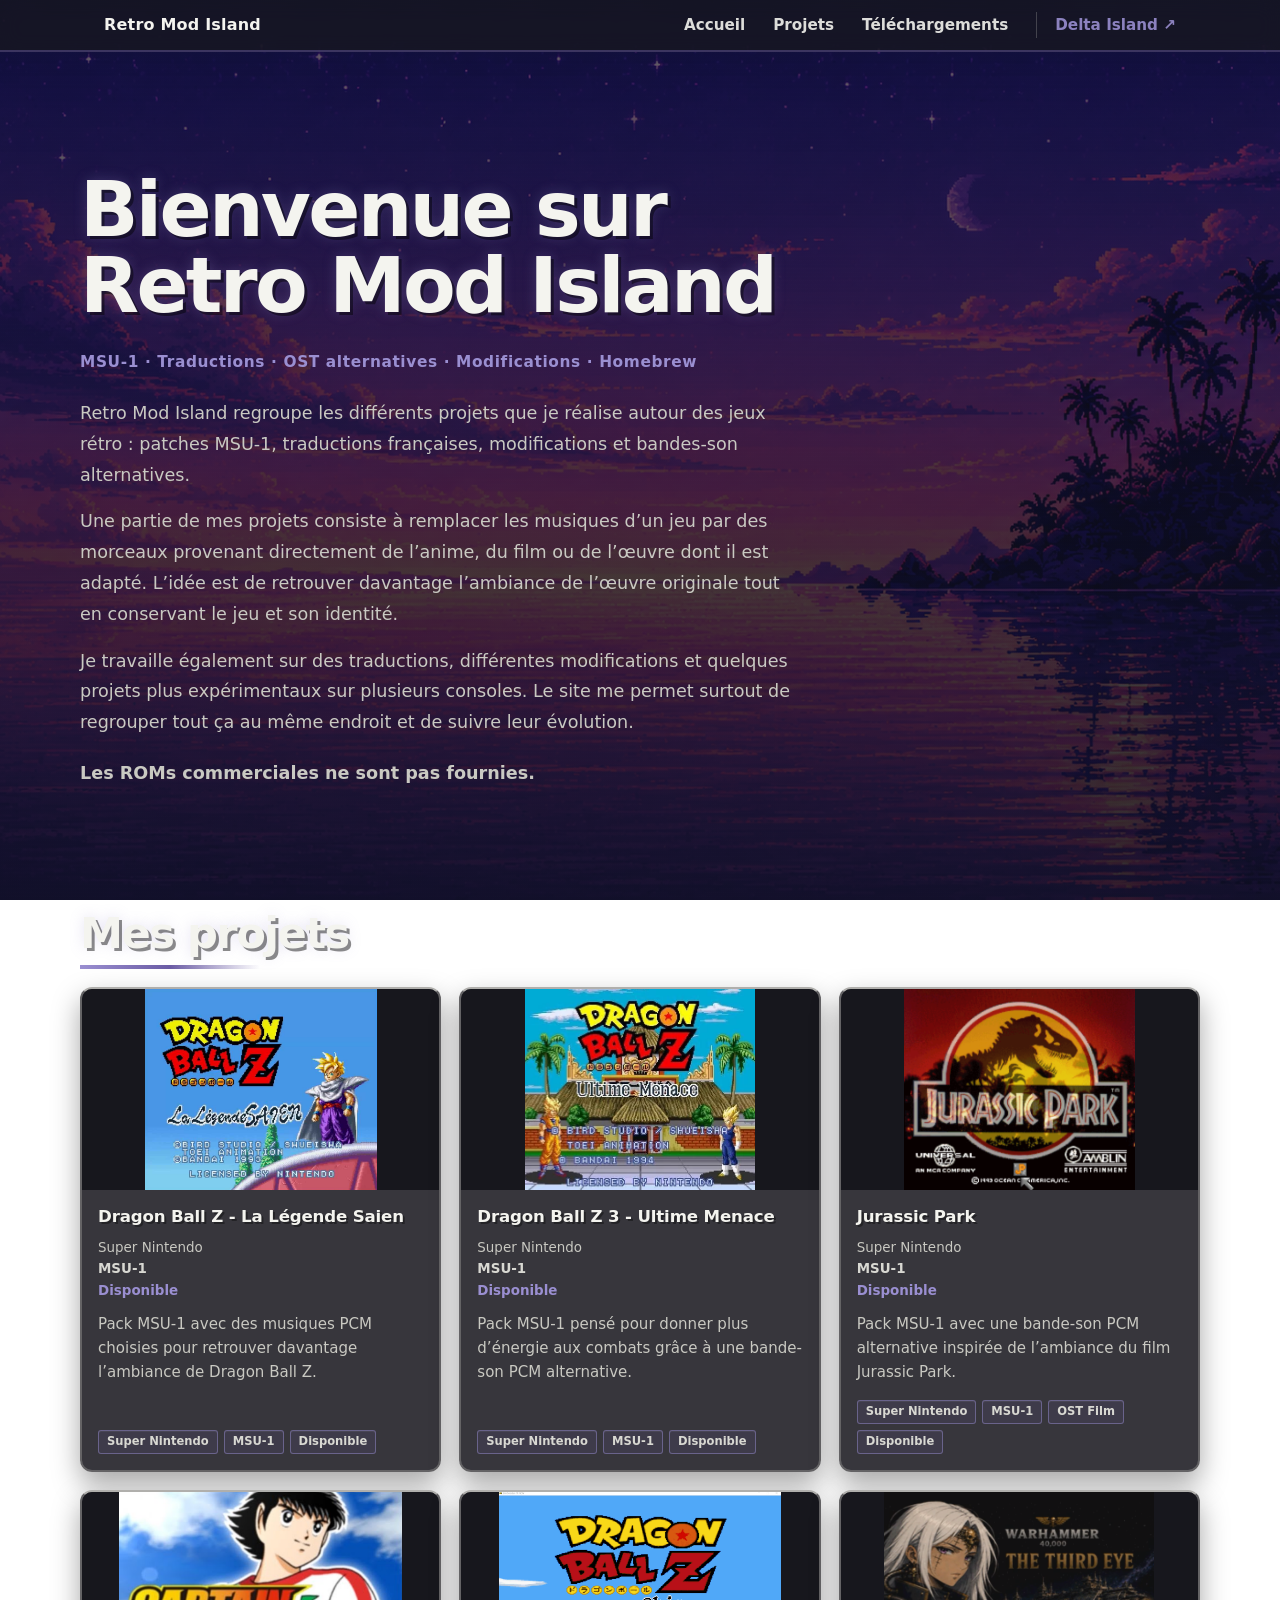
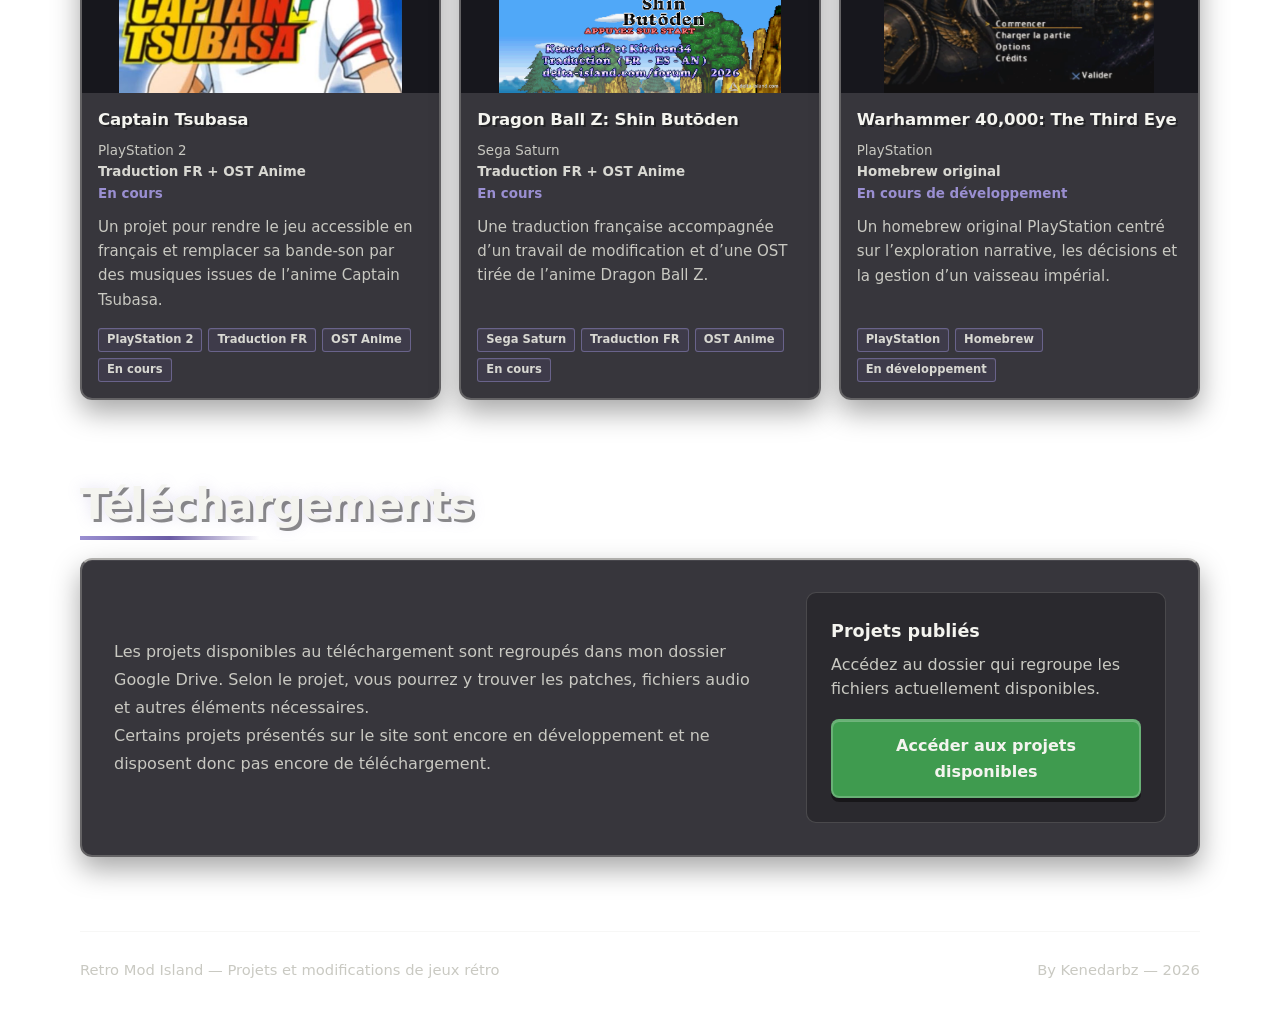
<file: index.html>
<!DOCTYPE html>
<html lang="fr">
<head>
  <meta charset="UTF-8">
  <meta name="viewport" content="width=device-width, initial-scale=1.0">
  <meta name="description" content="Retro Mod Island regroupe les projets rétro de Kenedarbz : MSU-1, traductions françaises, OST alternatives, modifications et homebrew.">
  <meta http-equiv="Content-Security-Policy" content="default-src 'self'; img-src 'self' data:; style-src 'self'; script-src 'self'; frame-src https://www.youtube.com https://www.youtube-nocookie.com; connect-src 'self'; object-src 'none'; base-uri 'self'; form-action 'self';">
  <title>Retro Mod Island — Projets et modifications de jeux rétro</title>
  <link rel="stylesheet" href="css/style.css">
</head>
<body>
  <header class="site-header">
    <nav class="header-inner" aria-label="Navigation principale">
      <a class="logo" href="#accueil" aria-label="Retro Mod Island, accueil">Retro Mod Island</a>
      <button class="nav-toggle" type="button" aria-label="Ouvrir le menu" aria-expanded="false">
        <span></span>
        <span></span>
        <span></span>
      </button>
      <ul class="nav nav-links">
        <li><a href="#accueil">Accueil</a></li>
        <li><a href="#projets">Projets</a></li>
        <li><a href="#telechargements">Téléchargements</a></li>
        <li class="affiliate-nav"><a href="https://www.delta-island.com/index.php/fr/" target="_blank" rel="noopener noreferrer" aria-label="Site affilié : Delta Island (nouvel onglet)">Delta Island ↗</a></li>
      </ul>
    </nav>
  </header>

  <main>
    <section id="accueil" class="hero">
      <div class="hero-intro">
        <h1 class="pixel-title">Bienvenue sur Retro Mod Island</h1>
        <p class="hero-kicker">MSU-1 · Traductions · OST alternatives · Modifications · Homebrew</p>

        <p>
          Retro Mod Island regroupe les différents projets que je réalise autour des jeux rétro : patches MSU-1, traductions françaises, modifications et bandes-son alternatives.
        </p>

        <p>
          Une partie de mes projets consiste à remplacer les musiques d’un jeu par des morceaux provenant directement de l’anime, du film ou de l’œuvre dont il est adapté. L’idée est de retrouver davantage l’ambiance de l’œuvre originale tout en conservant le jeu et son identité.
        </p>

        <p>
          Je travaille également sur des traductions, différentes modifications et quelques projets plus expérimentaux sur plusieurs consoles. Le site me permet surtout de regrouper tout ça au même endroit et de suivre leur évolution.
        </p>

        <p class="hero-note">Les ROMs commerciales ne sont pas fournies.</p>
      </div>
    </section>

    <section id="projets" class="section">
      <div class="section-heading">
        <h2 class="pixel-title">Mes projets</h2>
      </div>
      <div id="project-grid" class="project-grid" aria-live="polite"></div>
    </section>

    <section id="telechargements" class="section downloads-section">
      <div class="section-heading">
        <h2 class="pixel-title">Téléchargements</h2>
      </div>
      <div class="download-panel">
        <div class="download-content">
          <div class="download-text">
            <p>
              Les projets disponibles au téléchargement sont regroupés dans mon dossier Google Drive. Selon le projet, vous pourrez y trouver les patches, fichiers audio et autres éléments nécessaires.
            </p>
            <p>
              Certains projets présentés sur le site sont encore en développement et ne disposent donc pas encore de téléchargement.
            </p>
          </div>

          <div class="download-action">
            <p class="download-action-title">Projets publiés</p>
            <p class="download-action-text">Accédez au dossier qui regroupe les fichiers actuellement disponibles.</p>
            <a class="download-button" href="https://drive.google.com/drive/folders/1cpJzZc-oveM9zQQPiCYYWwCNJE5VP5IX?usp=drive_link" target="_blank" rel="noopener noreferrer">Accéder aux projets disponibles</a>
          </div>
        </div>
      </div>
    </section>
  </main>

  <footer class="site-footer">
    <p>Retro Mod Island — Projets et modifications de jeux rétro</p>
    <p>By Kenedarbz — 2026</p>
  </footer>

  <script src="js/projects-data.js"></script>
  <script src="js/script.js"></script>
</body>
</html>
</file>
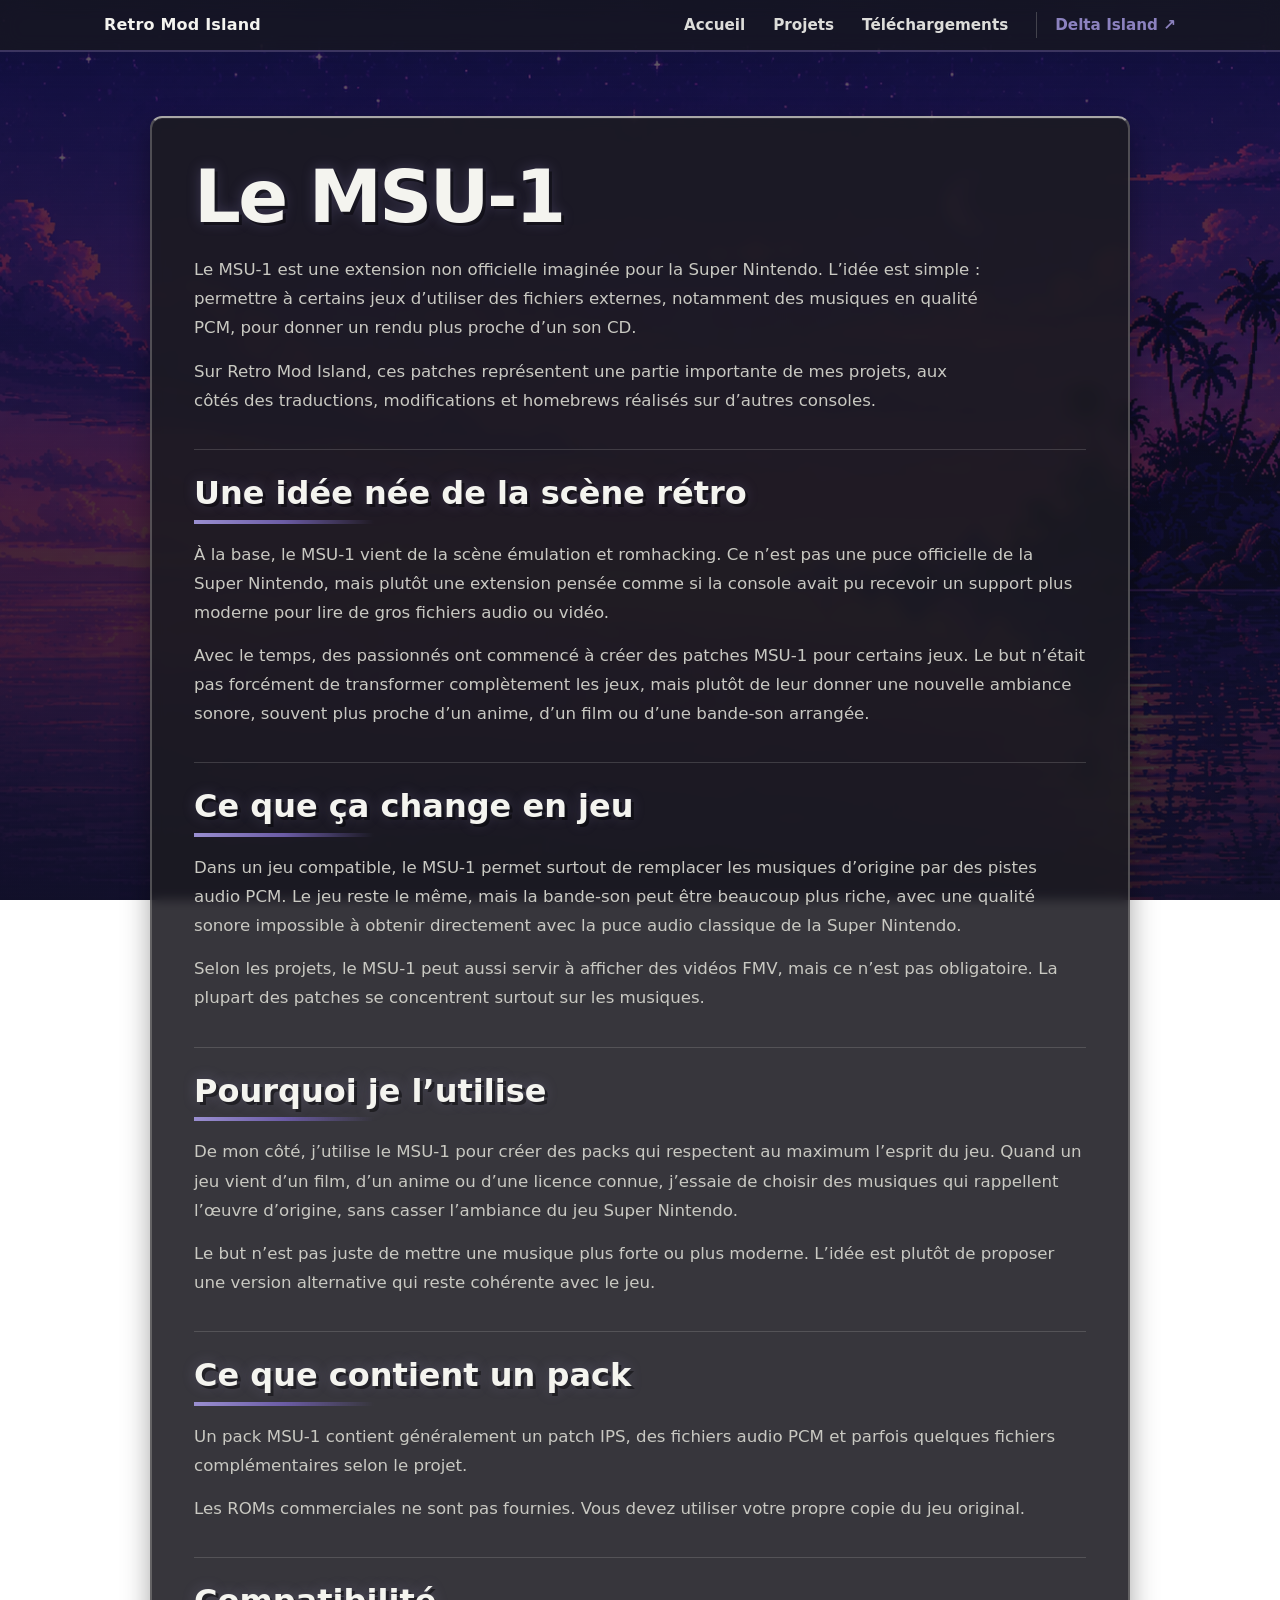
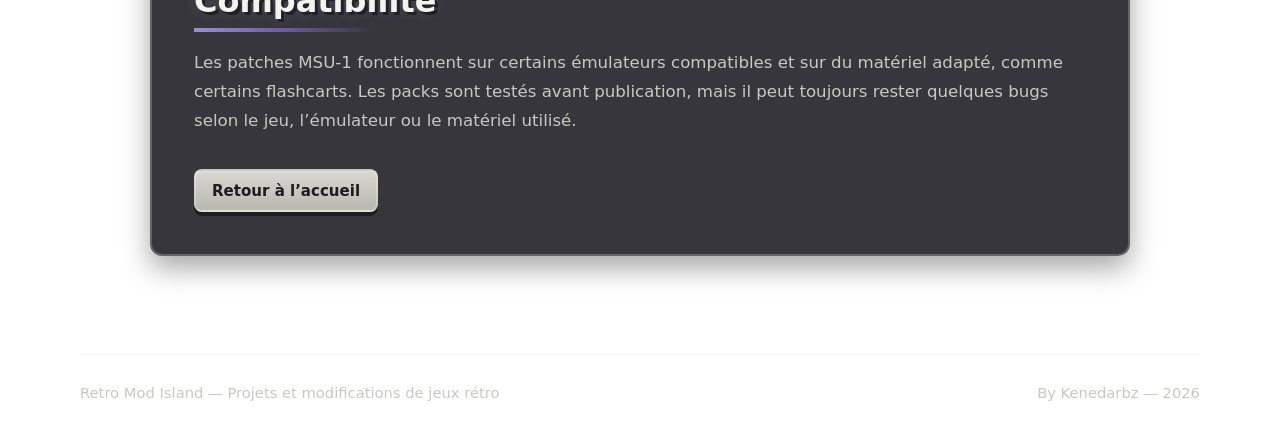
<file: msu-1/index.html>
<!DOCTYPE html>
<html lang="fr">
<head>
  <meta charset="UTF-8">
  <meta name="viewport" content="width=device-width, initial-scale=1.0">
  <meta name="description" content="Une présentation simple du MSU-1, l’une des catégories de projets de Retro Mod Island.">
  <meta http-equiv="Content-Security-Policy" content="default-src 'self'; img-src 'self' data:; style-src 'self'; script-src 'self'; frame-src https://www.youtube.com https://www.youtube-nocookie.com; connect-src 'self'; object-src 'none'; base-uri 'self'; form-action 'self';">
  <title>Le MSU-1 — Retro Mod Island</title>
  <link rel="stylesheet" href="../css/style.css">
</head>
<body>
  <header class="site-header">
    <nav class="header-inner" aria-label="Navigation principale">
      <a class="logo" href="../index.html#accueil" aria-label="Retro Mod Island, accueil">Retro Mod Island</a>
      <button class="nav-toggle" type="button" aria-label="Ouvrir le menu" aria-expanded="false">
        <span></span>
        <span></span>
        <span></span>
      </button>
      <ul class="nav nav-links">
        <li><a href="../index.html#accueil">Accueil</a></li>
        <li><a href="../index.html#projets">Projets</a></li>
        <li><a href="../index.html#telechargements">Téléchargements</a></li>
        <li class="affiliate-nav"><a href="https://www.delta-island.com/index.php/fr/" target="_blank" rel="noopener noreferrer" aria-label="Site affilié : Delta Island (nouvel onglet)">Delta Island ↗</a></li>
      </ul>
    </nav>
  </header>

  <main class="msu-page">
    <article class="msu-panel">
      <header class="msu-intro">
        <h1 class="pixel-title">Le MSU-1</h1>
        <p>
          Le MSU-1 est une extension non officielle imaginée pour la Super Nintendo.
          L’idée est simple : permettre à certains jeux d’utiliser des fichiers externes,
          notamment des musiques en qualité PCM, pour donner un rendu plus proche d’un son CD.
        </p>
        <p>
          Sur Retro Mod Island, ces patches représentent une partie importante de mes projets, aux côtés des traductions, modifications et homebrews réalisés sur d’autres consoles.
        </p>
      </header>

      <section class="msu-section">
        <h2>Une idée née de la scène rétro</h2>
        <p>
          À la base, le MSU-1 vient de la scène émulation et romhacking. Ce n’est pas une puce officielle de la Super Nintendo, mais plutôt une extension pensée comme si la console avait pu recevoir un support plus moderne pour lire de gros fichiers audio ou vidéo.
        </p>
        <p>
          Avec le temps, des passionnés ont commencé à créer des patches MSU-1 pour certains jeux. Le but n’était pas forcément de transformer complètement les jeux, mais plutôt de leur donner une nouvelle ambiance sonore, souvent plus proche d’un anime, d’un film ou d’une bande-son arrangée.
        </p>
      </section>

      <section class="msu-section">
        <h2>Ce que ça change en jeu</h2>
        <p>
          Dans un jeu compatible, le MSU-1 permet surtout de remplacer les musiques d’origine par des pistes audio PCM. Le jeu reste le même, mais la bande-son peut être beaucoup plus riche, avec une qualité sonore impossible à obtenir directement avec la puce audio classique de la Super Nintendo.
        </p>
        <p>
          Selon les projets, le MSU-1 peut aussi servir à afficher des vidéos FMV, mais ce n’est pas obligatoire. La plupart des patches se concentrent surtout sur les musiques.
        </p>
      </section>

      <section class="msu-section">
        <h2>Pourquoi je l’utilise</h2>
        <p>
          De mon côté, j’utilise le MSU-1 pour créer des packs qui respectent au maximum l’esprit du jeu. Quand un jeu vient d’un film, d’un anime ou d’une licence connue, j’essaie de choisir des musiques qui rappellent l’œuvre d’origine, sans casser l’ambiance du jeu Super Nintendo.
        </p>
        <p>
          Le but n’est pas juste de mettre une musique plus forte ou plus moderne. L’idée est plutôt de proposer une version alternative qui reste cohérente avec le jeu.
        </p>
      </section>

      <section class="msu-section">
        <h2>Ce que contient un pack</h2>
        <p>
          Un pack MSU-1 contient généralement un patch IPS, des fichiers audio PCM et parfois quelques fichiers complémentaires selon le projet.
        </p>
        <p>
          Les ROMs commerciales ne sont pas fournies. Vous devez utiliser votre propre copie du jeu original.
        </p>
      </section>

      <section class="msu-section">
        <h2>Compatibilité</h2>
        <p>
          Les patches MSU-1 fonctionnent sur certains émulateurs compatibles et sur du matériel adapté, comme certains flashcarts. Les packs sont testés avant publication, mais il peut toujours rester quelques bugs selon le jeu, l’émulateur ou le matériel utilisé.
        </p>
      </section>

      <div class="msu-actions">
        <a class="button button-primary" href="../index.html">Retour à l’accueil</a>
      </div>
    </article>
  </main>

  <footer class="site-footer">
    <p>Retro Mod Island — Projets et modifications de jeux rétro</p>
    <p>By Kenedarbz — 2026</p>
  </footer>
  <script src="../js/script.js"></script>
</body>
</html>
</file>
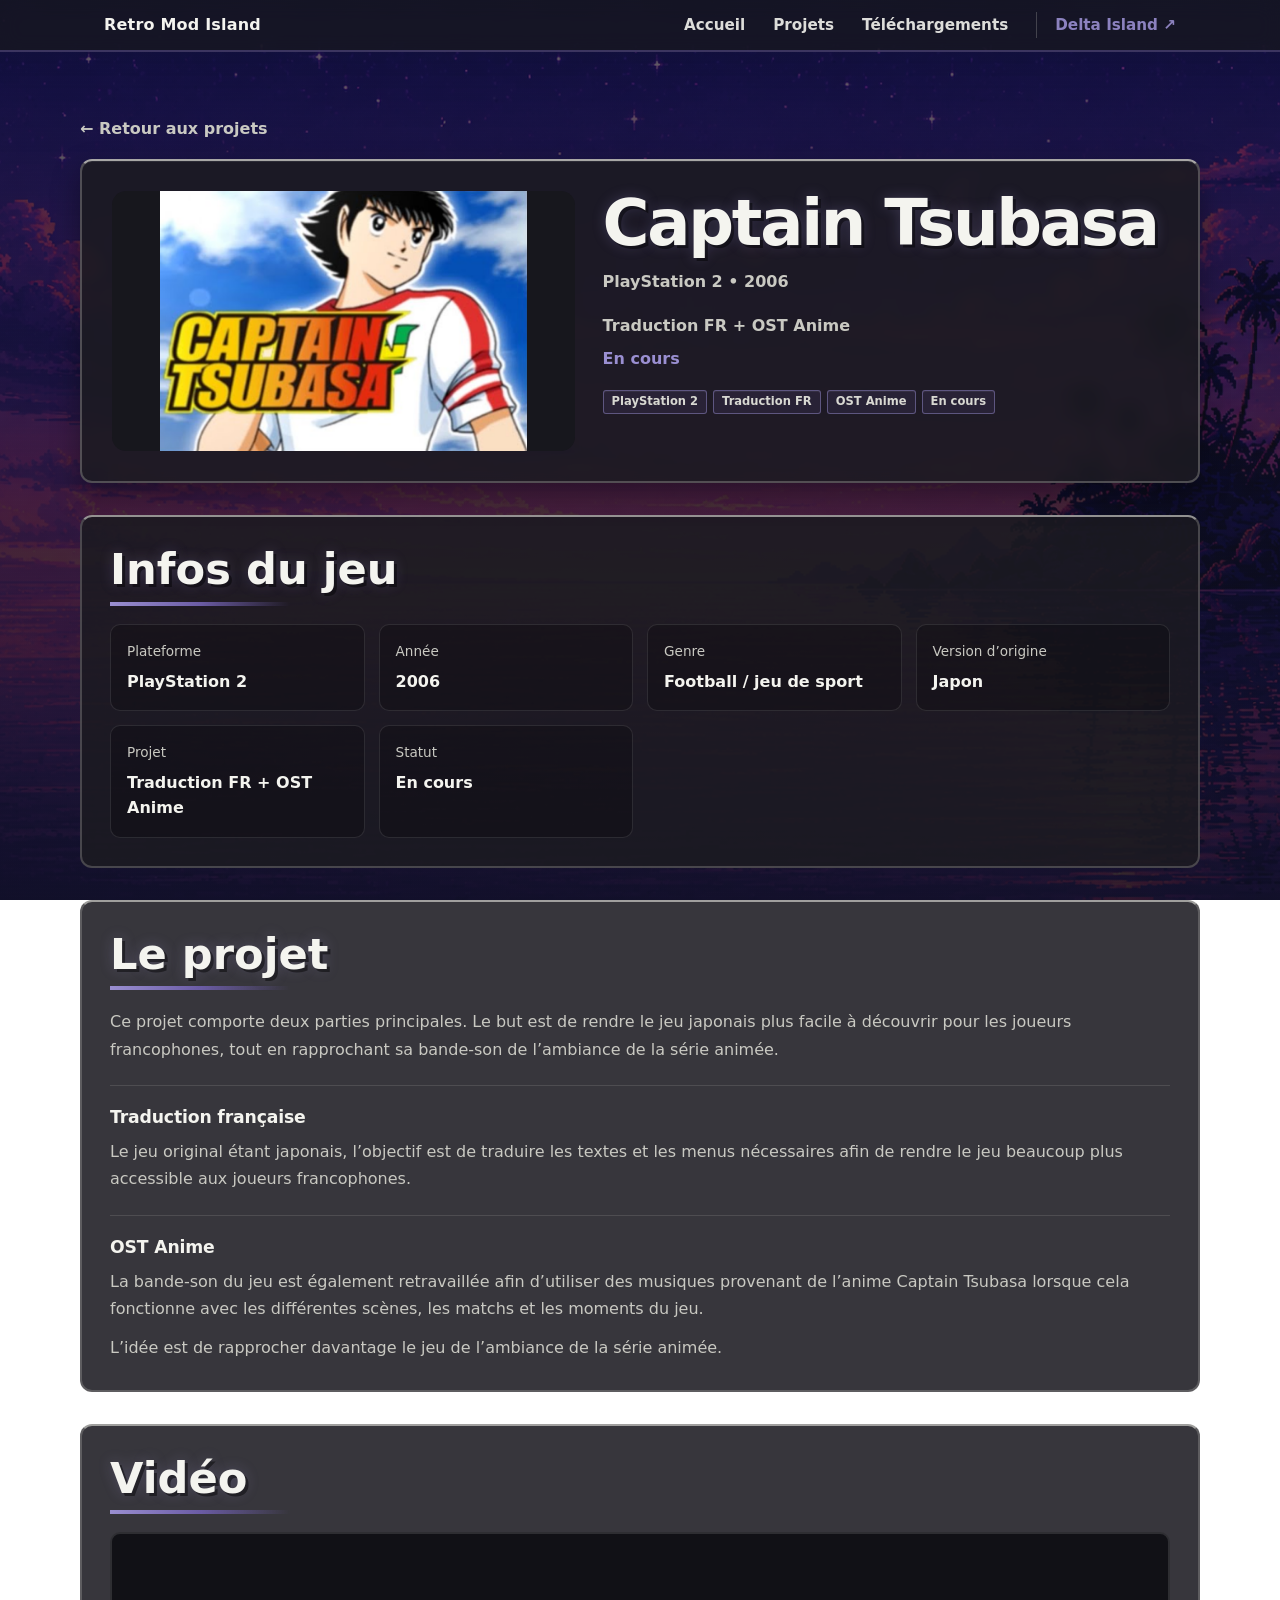
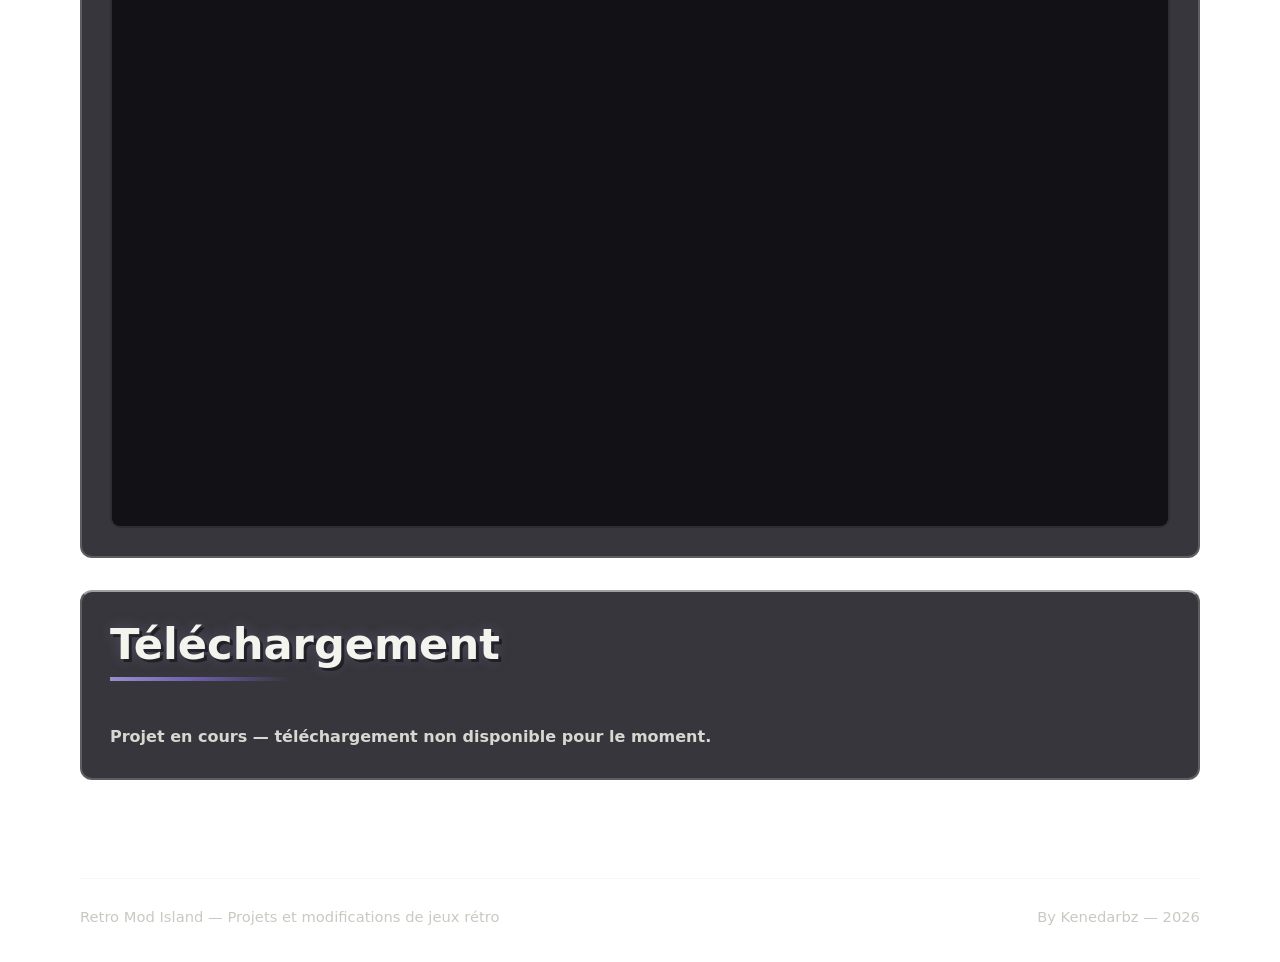
<file: releases/captain-tsubasa-ps2/index.html>
<!DOCTYPE html>
<html lang="fr">
<head>
  <meta charset="UTF-8">
  <meta name="viewport" content="width=device-width, initial-scale=1.0">
  <meta name="description" content="Projet en cours de traduction française et d’OST anime pour Captain Tsubasa sur PlayStation 2.">
  <meta http-equiv="Content-Security-Policy" content="default-src 'self'; img-src 'self' data:; style-src 'self'; script-src 'self'; frame-src https://www.youtube.com https://www.youtube-nocookie.com; connect-src 'self'; object-src 'none'; base-uri 'self'; form-action 'self';">
  <title>Captain Tsubasa — Retro Mod Island</title>
  <link rel="stylesheet" href="../../css/style.css">
</head>
<body data-project="captain-tsubasa-ps2">
  <header class="site-header"><nav class="header-inner" aria-label="Navigation principale"><a class="logo" href="../../index.html#accueil" aria-label="Retro Mod Island, accueil">Retro Mod Island</a><button class="nav-toggle" type="button" aria-label="Ouvrir le menu" aria-expanded="false"><span></span><span></span><span></span></button><ul class="nav nav-links"><li><a href="../../index.html#accueil">Accueil</a></li><li><a href="../../index.html#projets">Projets</a></li><li><a href="../../index.html#telechargements">Téléchargements</a></li><li class="affiliate-nav"><a href="https://www.delta-island.com/index.php/fr/" target="_blank" rel="noopener noreferrer" aria-label="Site affilié : Delta Island (nouvel onglet)">Delta Island ↗</a></li></ul></nav></header>
  <main class="detail-page">
    <a class="back-link" href="../../index.html#projets">← Retour aux projets</a>
    <article class="detail-panel"><div class="detail-media" data-project-media><img data-project-image src="../../assets/images/jeux/captaintsubasa.png" alt="Illustration de Captain Tsubasa"></div><div class="detail-content"><h1 class="pixel-title" data-project-title>Captain Tsubasa</h1><p class="detail-meta" data-project-info>PlayStation 2 • 2006</p><p class="detail-type" data-project-type>Traduction FR + OST Anime</p><p class="detail-status" data-project-status>En cours</p><div class="project-tags" data-project-tags aria-label="Catégories du projet"></div><p class="project-credit" data-project-participation hidden></p></div></article>
    <section class="project-section"><h2>Infos du jeu</h2><div class="project-info-grid" data-project-info-grid></div></section>
    <div data-project-sections></div>
    <section class="project-section" data-project-video-section hidden><h2>Vidéo</h2><div class="video-list" data-project-youtube-list></div></section>
    <section class="project-section" data-project-msu-section hidden><h2>Apport du pack MSU-1</h2><p></p></section>
    <section class="project-section" data-project-download-section hidden><h2>Téléchargement</h2><div class="detail-actions" data-project-download-actions></div><p class="availability-note" data-project-availability></p></section>
    <section class="project-section install-section" data-project-installation-section hidden><h2>Installation</h2><div data-project-installation></div></section>
  </main>
  <footer class="site-footer"><p>Retro Mod Island — Projets et modifications de jeux rétro</p><p>By Kenedarbz — 2026</p></footer>
  <script src="../../js/projects-data.js"></script><script src="../../js/script.js"></script><script src="../../js/project-page.js"></script>
</body>
</html>
</file>
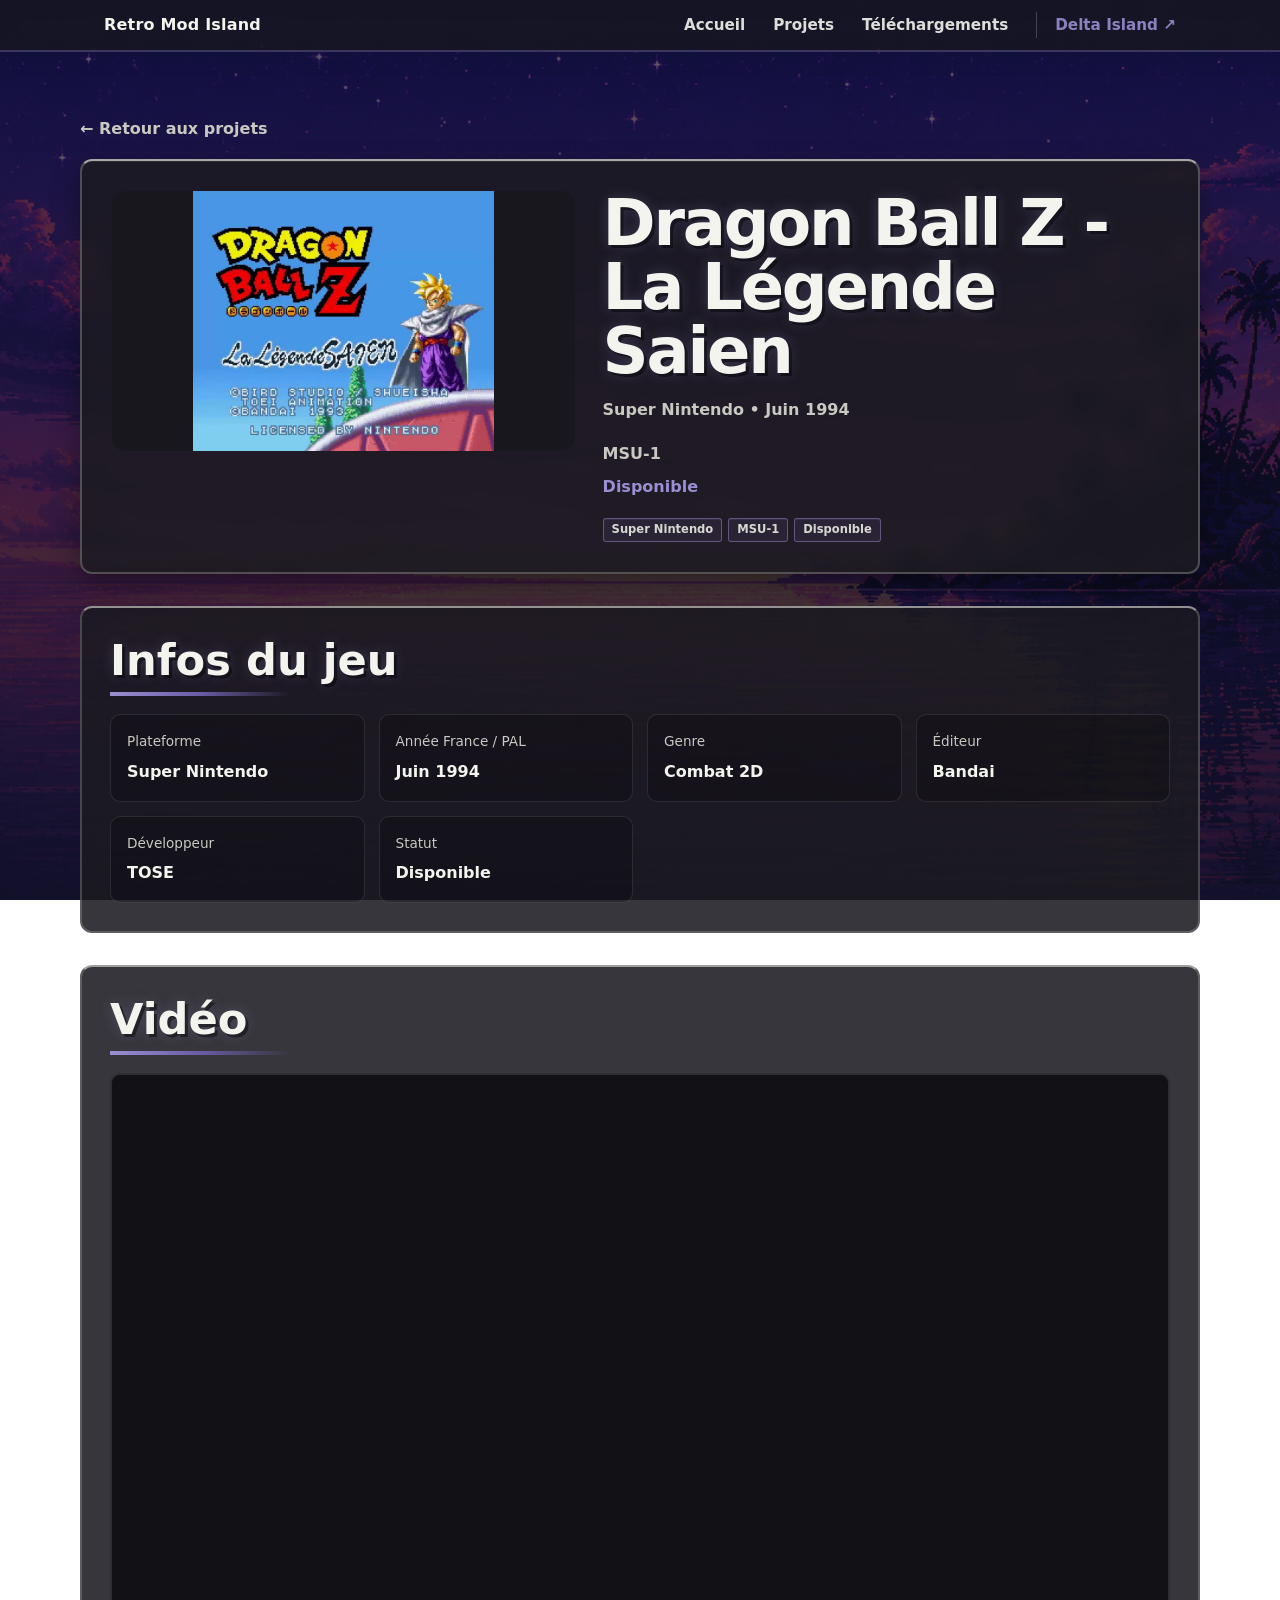
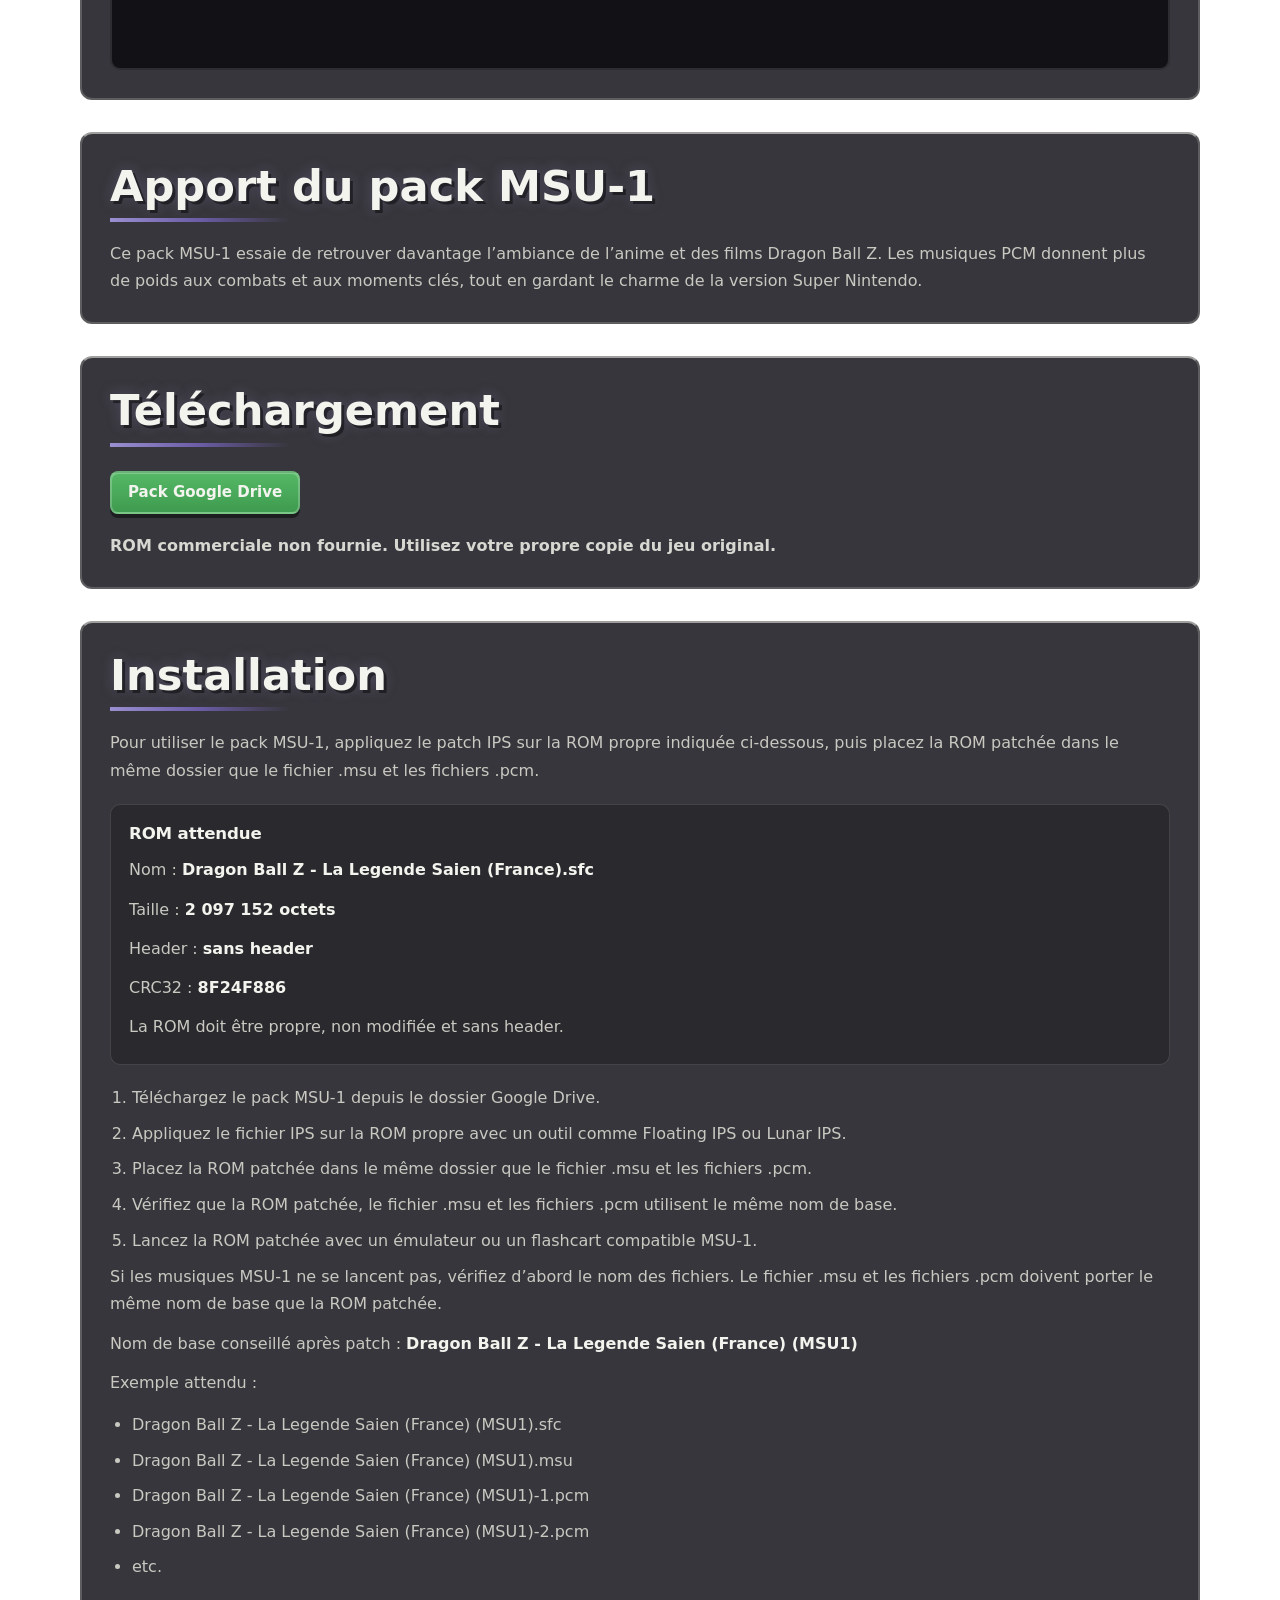
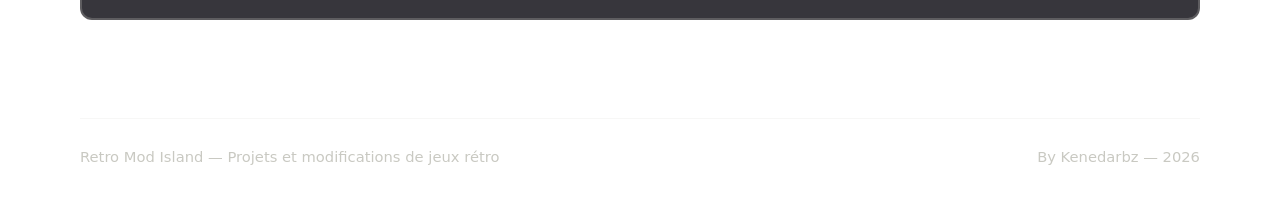
<file: releases/dbz-la-legende-saien/index.html>
<!DOCTYPE html>
<html lang="fr">
<head>
  <meta charset="UTF-8">
  <meta name="viewport" content="width=device-width, initial-scale=1.0">
  <meta name="description" content="Pack MSU-1 de Dragon Ball Z - La Légende Saien pour Super Nintendo, avec musiques PCM inspirées de l’anime et des films.">
  <meta http-equiv="Content-Security-Policy" content="default-src 'self'; img-src 'self' data:; style-src 'self'; script-src 'self'; frame-src https://www.youtube.com https://www.youtube-nocookie.com; connect-src 'self'; object-src 'none'; base-uri 'self'; form-action 'self';">
  <title>Dragon Ball Z - La Légende Saien — Retro Mod Island</title>
  <link rel="stylesheet" href="../../css/style.css">
</head>
<body data-project="dbz-la-legende-saien">
  <header class="site-header">
    <nav class="header-inner" aria-label="Navigation principale">
      <a class="logo" href="../../index.html#accueil" aria-label="Retro Mod Island, accueil">Retro Mod Island</a>
      <button class="nav-toggle" type="button" aria-label="Ouvrir le menu" aria-expanded="false"><span></span><span></span><span></span></button>
      <ul class="nav nav-links">
        <li><a href="../../index.html#accueil">Accueil</a></li>
        <li><a href="../../index.html#projets">Projets</a></li>
        <li><a href="../../index.html#telechargements">Téléchargements</a></li>
        <li class="affiliate-nav"><a href="https://www.delta-island.com/index.php/fr/" target="_blank" rel="noopener noreferrer" aria-label="Site affilié : Delta Island (nouvel onglet)">Delta Island ↗</a></li>
      </ul>
    </nav>
  </header>

  <main class="detail-page">
    <a class="back-link" href="../../index.html#projets">← Retour aux projets</a>
    <article class="detail-panel">
      <div class="detail-media" data-project-media><img data-project-image src="../../assets/images/jeux/dbz2.png" alt="Illustration de Dragon Ball Z - La Légende Saien"></div>
      <div class="detail-content">
        <h1 class="pixel-title" data-project-title>Dragon Ball Z - La Légende Saien</h1>
        <p class="detail-meta" data-project-info>Super Nintendo • Juin 1994</p>
        <p class="detail-type" data-project-type>MSU-1</p>
        <p class="detail-status" data-project-status>Disponible</p>
        <div class="project-tags" data-project-tags aria-label="Catégories du projet"></div>
        <p class="project-credit" data-project-participation hidden></p>
      </div>
    </article>
    <section class="project-section"><h2>Infos du jeu</h2><div class="project-info-grid" data-project-info-grid></div></section>
    <div data-project-sections></div>
    <section class="project-section" data-project-video-section hidden><h2>Vidéo</h2><div class="video-list" data-project-youtube-list></div></section>
    <section class="project-section" data-project-msu-section hidden><h2>Apport du pack MSU-1</h2><p></p></section>
    <section class="project-section" data-project-download-section hidden><h2>Téléchargement</h2><div class="detail-actions" data-project-download-actions></div><p class="availability-note" data-project-availability></p></section>
    <section class="project-section install-section" data-project-installation-section hidden><h2>Installation</h2><div data-project-installation></div></section>
  </main>

  <footer class="site-footer"><p>Retro Mod Island — Projets et modifications de jeux rétro</p><p>By Kenedarbz — 2026</p></footer>
  <script src="../../js/projects-data.js"></script>
  <script src="../../js/script.js"></script>
  <script src="../../js/project-page.js"></script>
</body>
</html>
</file>
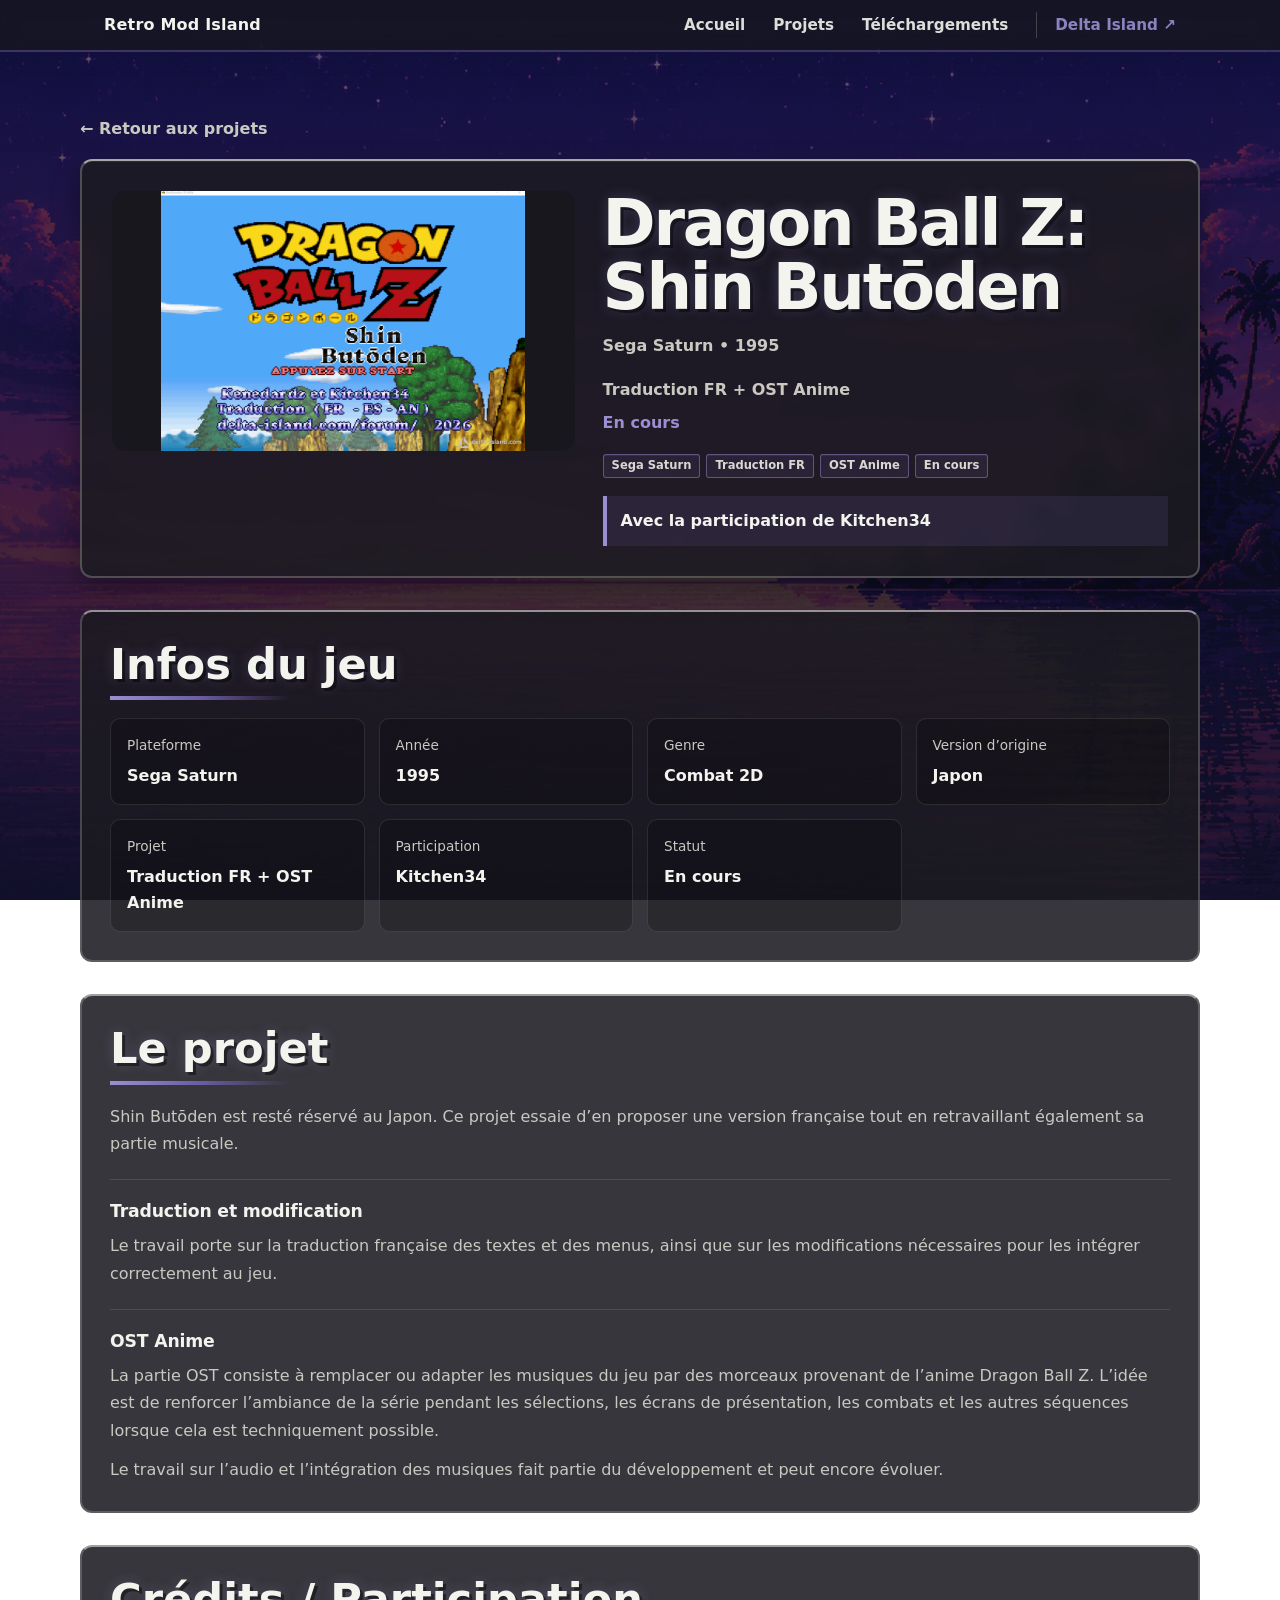
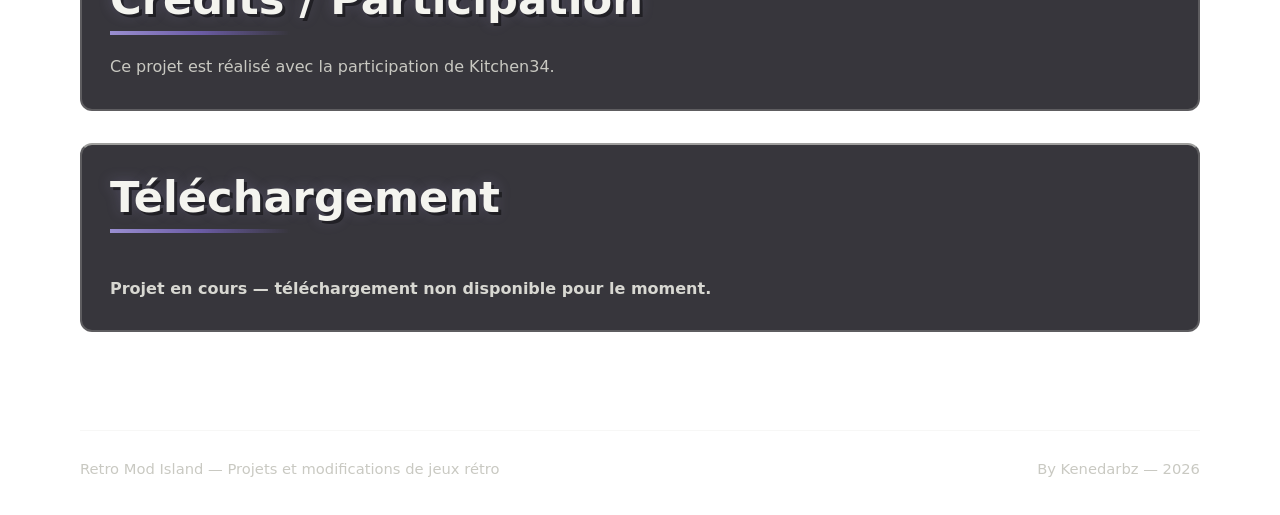
<file: releases/dbz-shin-butoden/index.html>
<!DOCTYPE html>
<html lang="fr">
<head>
  <meta charset="UTF-8">
  <meta name="viewport" content="width=device-width, initial-scale=1.0">
  <meta name="description" content="Projet en cours de traduction française et d’OST anime pour Dragon Ball Z: Shin Butōden sur Sega Saturn, avec Kitchen34.">
  <meta http-equiv="Content-Security-Policy" content="default-src 'self'; img-src 'self' data:; style-src 'self'; script-src 'self'; frame-src https://www.youtube.com https://www.youtube-nocookie.com; connect-src 'self'; object-src 'none'; base-uri 'self'; form-action 'self';">
  <title>Dragon Ball Z: Shin Butōden — Retro Mod Island</title>
  <link rel="stylesheet" href="../../css/style.css">
</head>
<body data-project="dbz-shin-butoden">
  <header class="site-header"><nav class="header-inner" aria-label="Navigation principale"><a class="logo" href="../../index.html#accueil" aria-label="Retro Mod Island, accueil">Retro Mod Island</a><button class="nav-toggle" type="button" aria-label="Ouvrir le menu" aria-expanded="false"><span></span><span></span><span></span></button><ul class="nav nav-links"><li><a href="../../index.html#accueil">Accueil</a></li><li><a href="../../index.html#projets">Projets</a></li><li><a href="../../index.html#telechargements">Téléchargements</a></li><li class="affiliate-nav"><a href="https://www.delta-island.com/index.php/fr/" target="_blank" rel="noopener noreferrer" aria-label="Site affilié : Delta Island (nouvel onglet)">Delta Island ↗</a></li></ul></nav></header>
  <main class="detail-page">
    <a class="back-link" href="../../index.html#projets">← Retour aux projets</a>
    <article class="detail-panel"><div class="detail-media" data-project-media><img data-project-image src="../../assets/images/jeux/dbzsaturn.png" alt="Illustration de Dragon Ball Z: Shin Butōden"></div><div class="detail-content"><h1 class="pixel-title" data-project-title>Dragon Ball Z: Shin Butōden</h1><p class="detail-meta" data-project-info>Sega Saturn • 1995</p><p class="detail-type" data-project-type>Traduction FR + OST Anime</p><p class="detail-status" data-project-status>En cours</p><div class="project-tags" data-project-tags aria-label="Catégories du projet"></div><p class="project-credit" data-project-participation>Avec la participation de Kitchen34</p></div></article>
    <section class="project-section"><h2>Infos du jeu</h2><div class="project-info-grid" data-project-info-grid></div></section>
    <div data-project-sections></div>
    <section class="project-section" data-project-video-section hidden><h2>Vidéo</h2><div class="video-list" data-project-youtube-list></div></section>
    <section class="project-section" data-project-msu-section hidden><h2>Apport du pack MSU-1</h2><p></p></section>
    <section class="project-section" data-project-download-section hidden><h2>Téléchargement</h2><div class="detail-actions" data-project-download-actions></div><p class="availability-note" data-project-availability></p></section>
    <section class="project-section install-section" data-project-installation-section hidden><h2>Installation</h2><div data-project-installation></div></section>
  </main>
  <footer class="site-footer"><p>Retro Mod Island — Projets et modifications de jeux rétro</p><p>By Kenedarbz — 2026</p></footer>
  <script src="../../js/projects-data.js"></script><script src="../../js/script.js"></script><script src="../../js/project-page.js"></script>
</body>
</html>
</file>
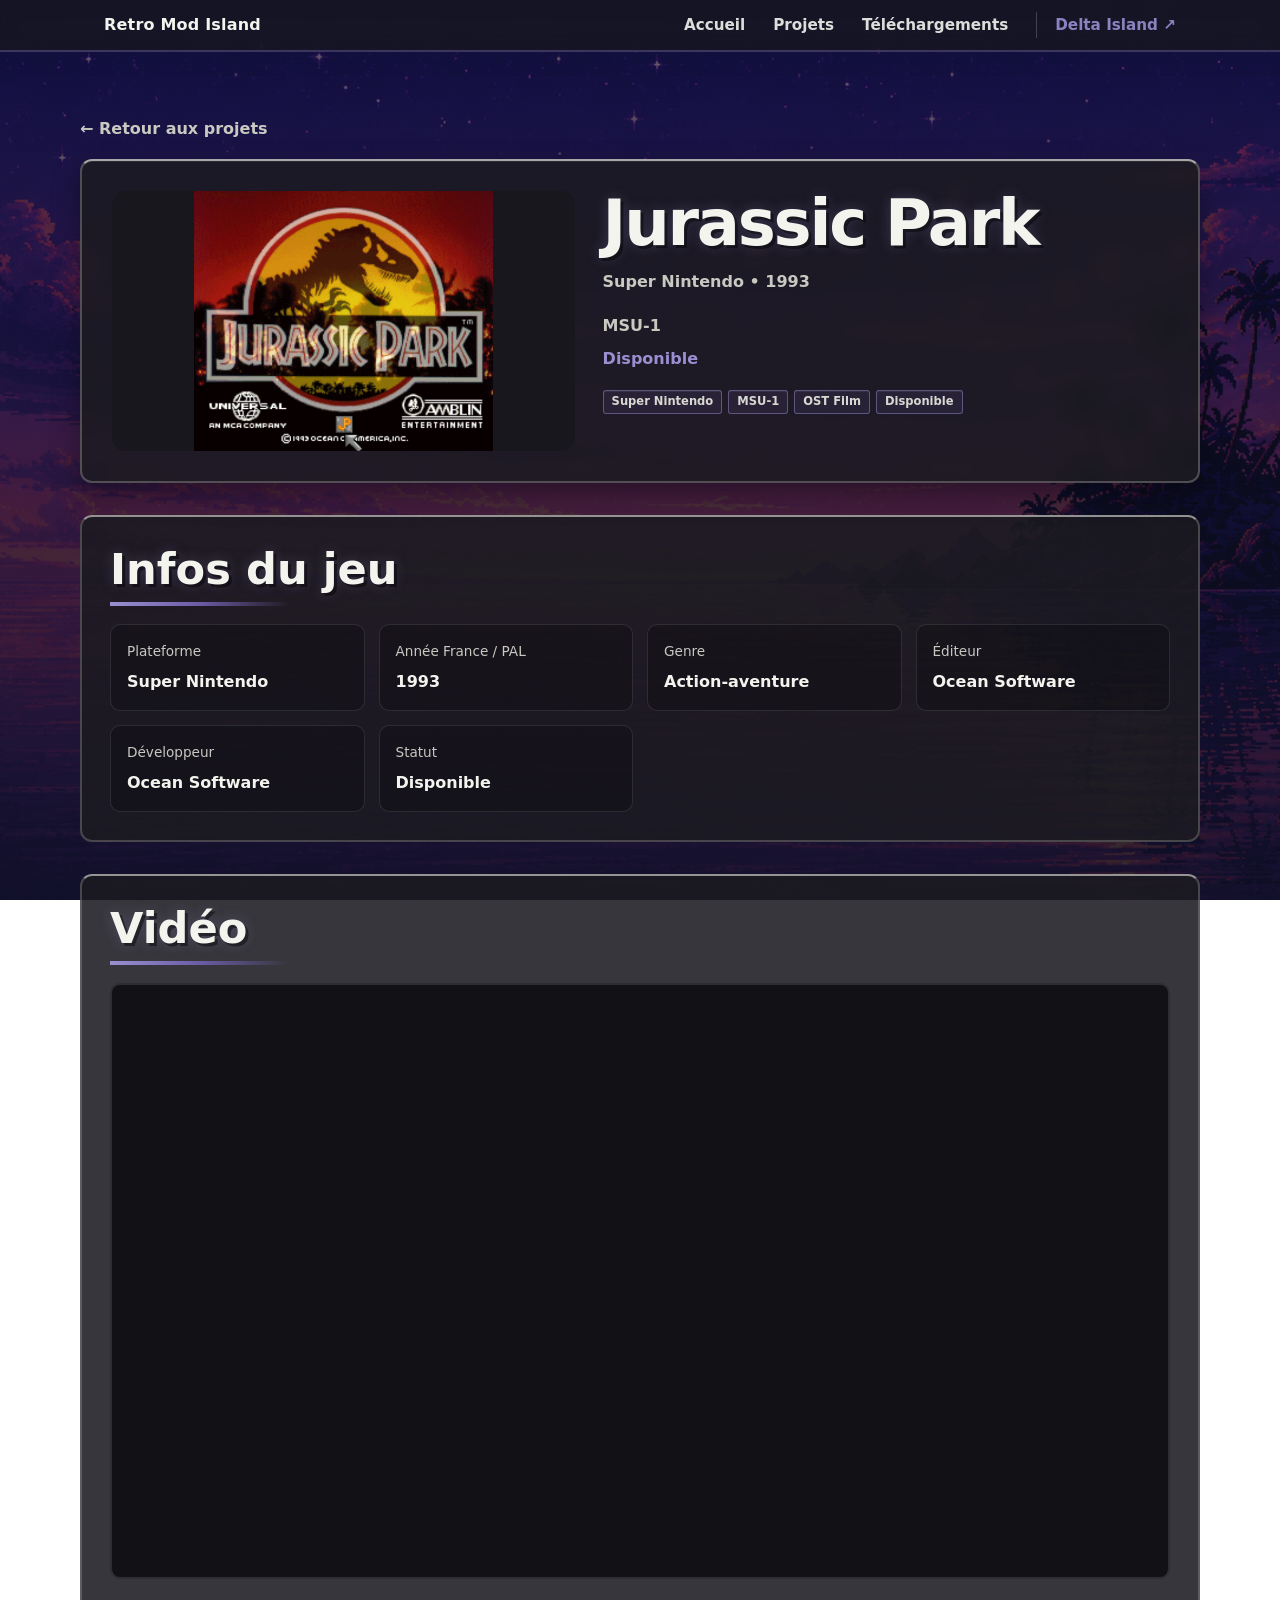
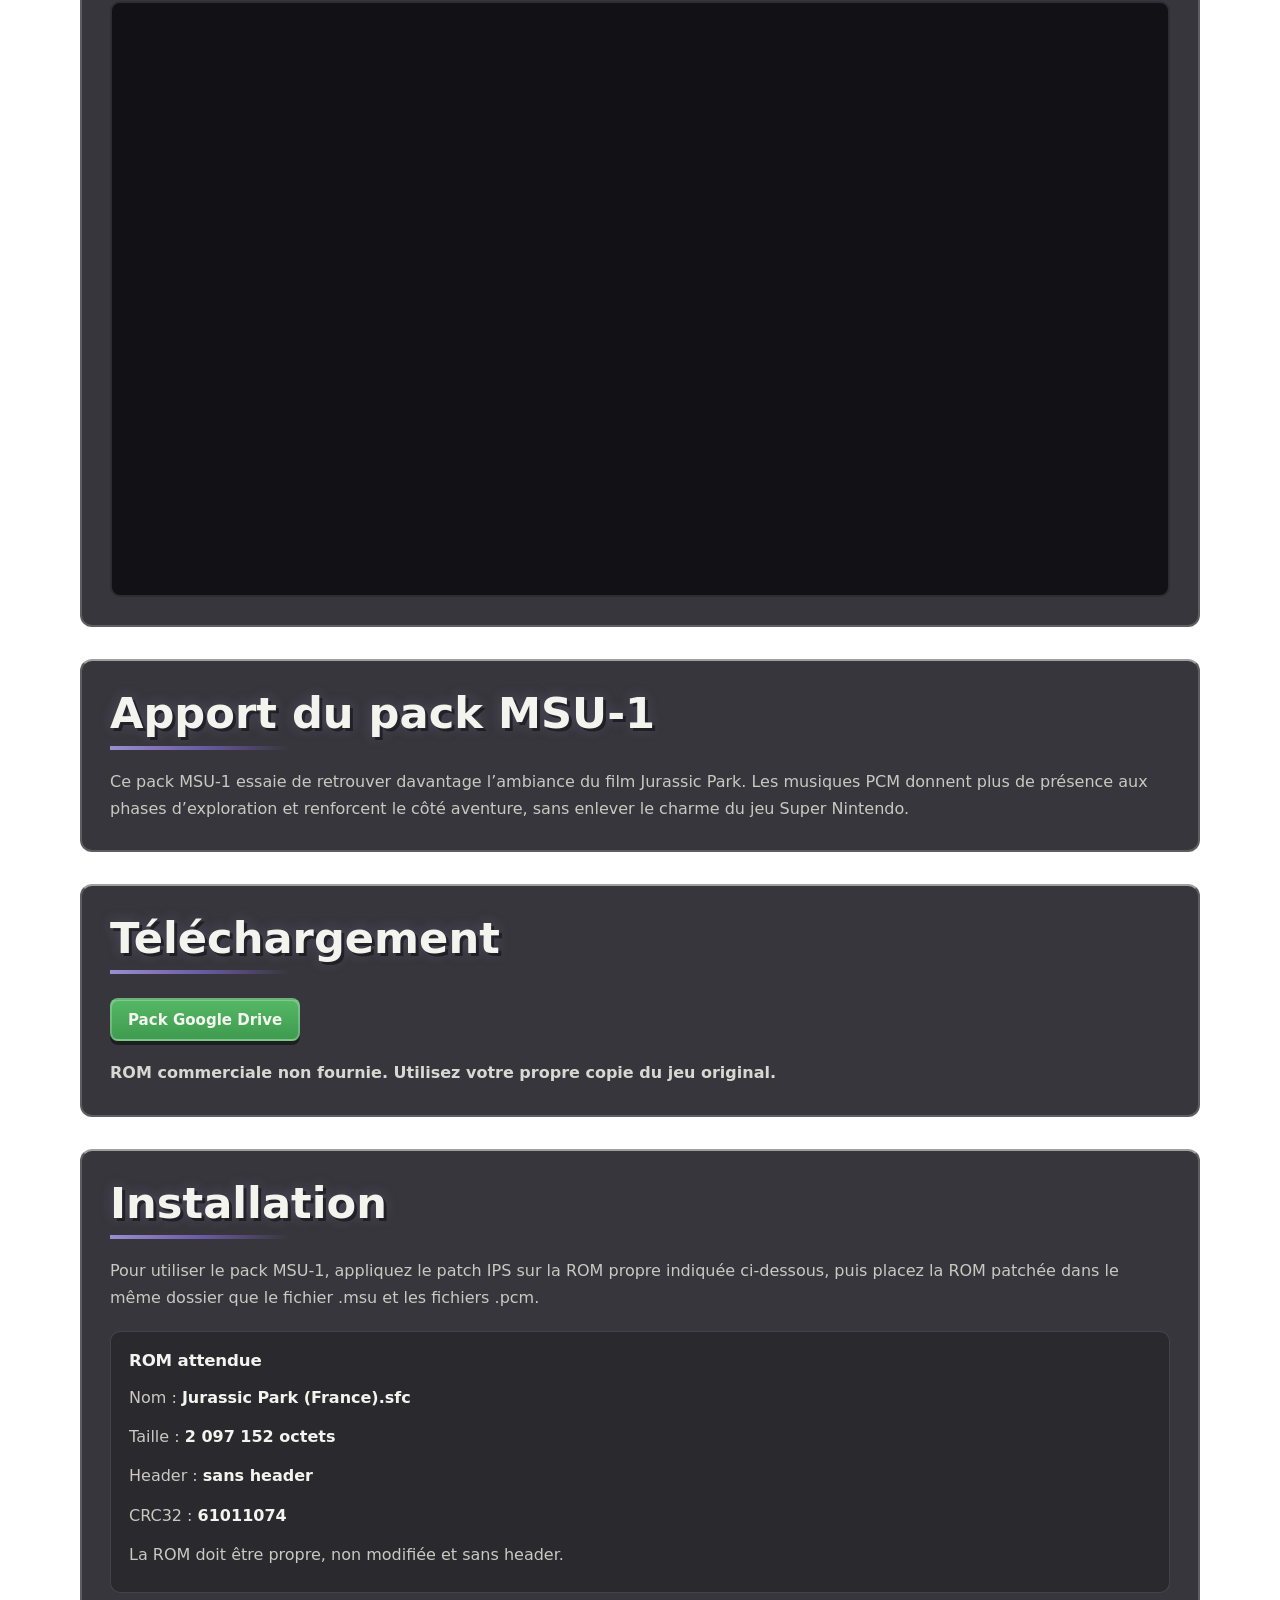
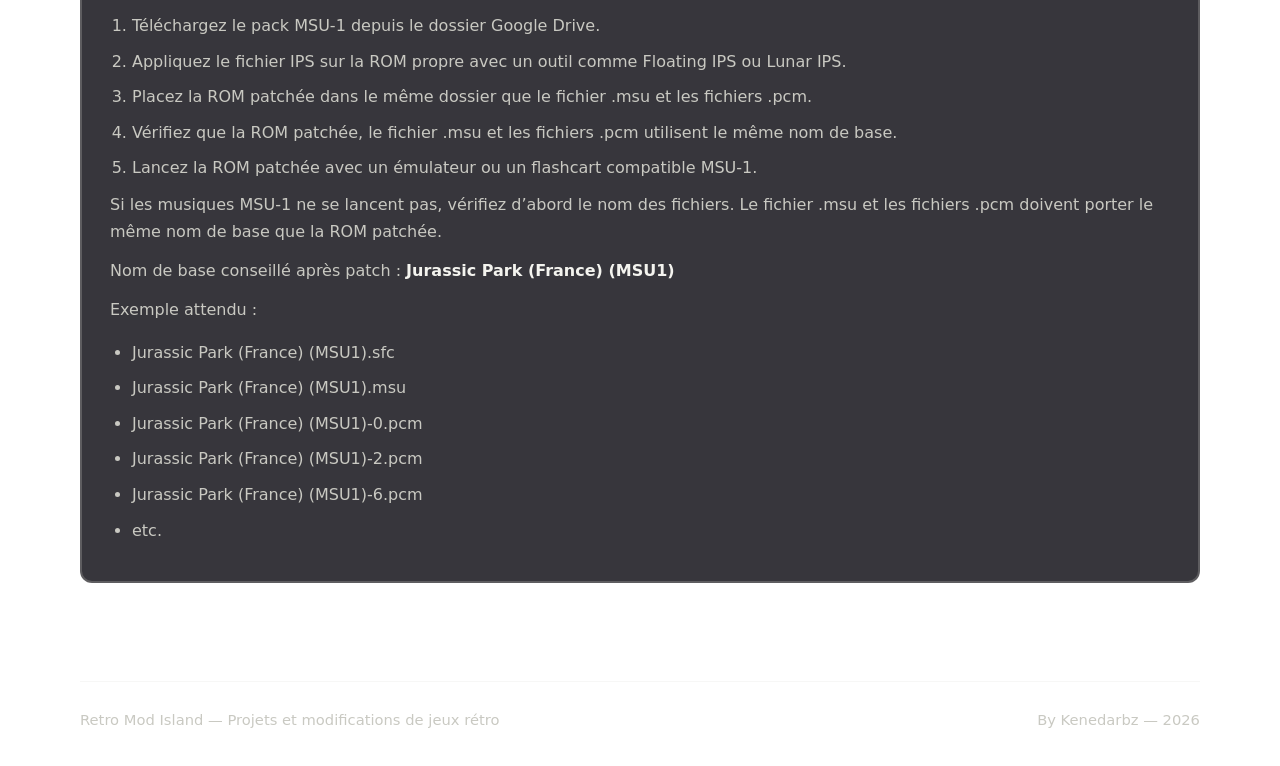
<file: releases/jurassic-park/index.html>
<!DOCTYPE html>
<html lang="fr">
<head>
  <meta charset="UTF-8">
  <meta name="viewport" content="width=device-width, initial-scale=1.0">
  <meta name="description" content="Pack MSU-1 de Jurassic Park pour Super Nintendo, avec des musiques PCM pensées pour retrouver l’ambiance du film.">
  <meta http-equiv="Content-Security-Policy" content="default-src 'self'; img-src 'self' data:; style-src 'self'; script-src 'self'; frame-src https://www.youtube.com https://www.youtube-nocookie.com; connect-src 'self'; object-src 'none'; base-uri 'self'; form-action 'self';">
  <title>Jurassic Park — Retro Mod Island</title>
  <link rel="stylesheet" href="../../css/style.css">
</head>
<body data-project="jurassic-park">
  <header class="site-header"><nav class="header-inner" aria-label="Navigation principale"><a class="logo" href="../../index.html#accueil" aria-label="Retro Mod Island, accueil">Retro Mod Island</a><button class="nav-toggle" type="button" aria-label="Ouvrir le menu" aria-expanded="false"><span></span><span></span><span></span></button><ul class="nav nav-links"><li><a href="../../index.html#accueil">Accueil</a></li><li><a href="../../index.html#projets">Projets</a></li><li><a href="../../index.html#telechargements">Téléchargements</a></li><li class="affiliate-nav"><a href="https://www.delta-island.com/index.php/fr/" target="_blank" rel="noopener noreferrer" aria-label="Site affilié : Delta Island (nouvel onglet)">Delta Island ↗</a></li></ul></nav></header>
  <main class="detail-page">
    <a class="back-link" href="../../index.html#projets">← Retour aux projets</a>
    <article class="detail-panel"><div class="detail-media" data-project-media><img data-project-image src="../../assets/images/jeux/jurassicpark.png" alt="Illustration de Jurassic Park"></div><div class="detail-content"><h1 class="pixel-title" data-project-title>Jurassic Park</h1><p class="detail-meta" data-project-info>Super Nintendo • 1993</p><p class="detail-type" data-project-type>MSU-1</p><p class="detail-status" data-project-status>Disponible</p><div class="project-tags" data-project-tags aria-label="Catégories du projet"></div><p class="project-credit" data-project-participation hidden></p></div></article>
    <section class="project-section"><h2>Infos du jeu</h2><div class="project-info-grid" data-project-info-grid></div></section>
    <div data-project-sections></div>
    <section class="project-section" data-project-video-section hidden><h2>Vidéo</h2><div class="video-list" data-project-youtube-list></div></section>
    <section class="project-section" data-project-msu-section hidden><h2>Apport du pack MSU-1</h2><p></p></section>
    <section class="project-section" data-project-download-section hidden><h2>Téléchargement</h2><div class="detail-actions" data-project-download-actions></div><p class="availability-note" data-project-availability></p></section>
    <section class="project-section install-section" data-project-installation-section hidden><h2>Installation</h2><div data-project-installation></div></section>
  </main>
  <footer class="site-footer"><p>Retro Mod Island — Projets et modifications de jeux rétro</p><p>By Kenedarbz — 2026</p></footer>
  <script src="../../js/projects-data.js"></script><script src="../../js/script.js"></script><script src="../../js/project-page.js"></script>
</body>
</html>
</file>
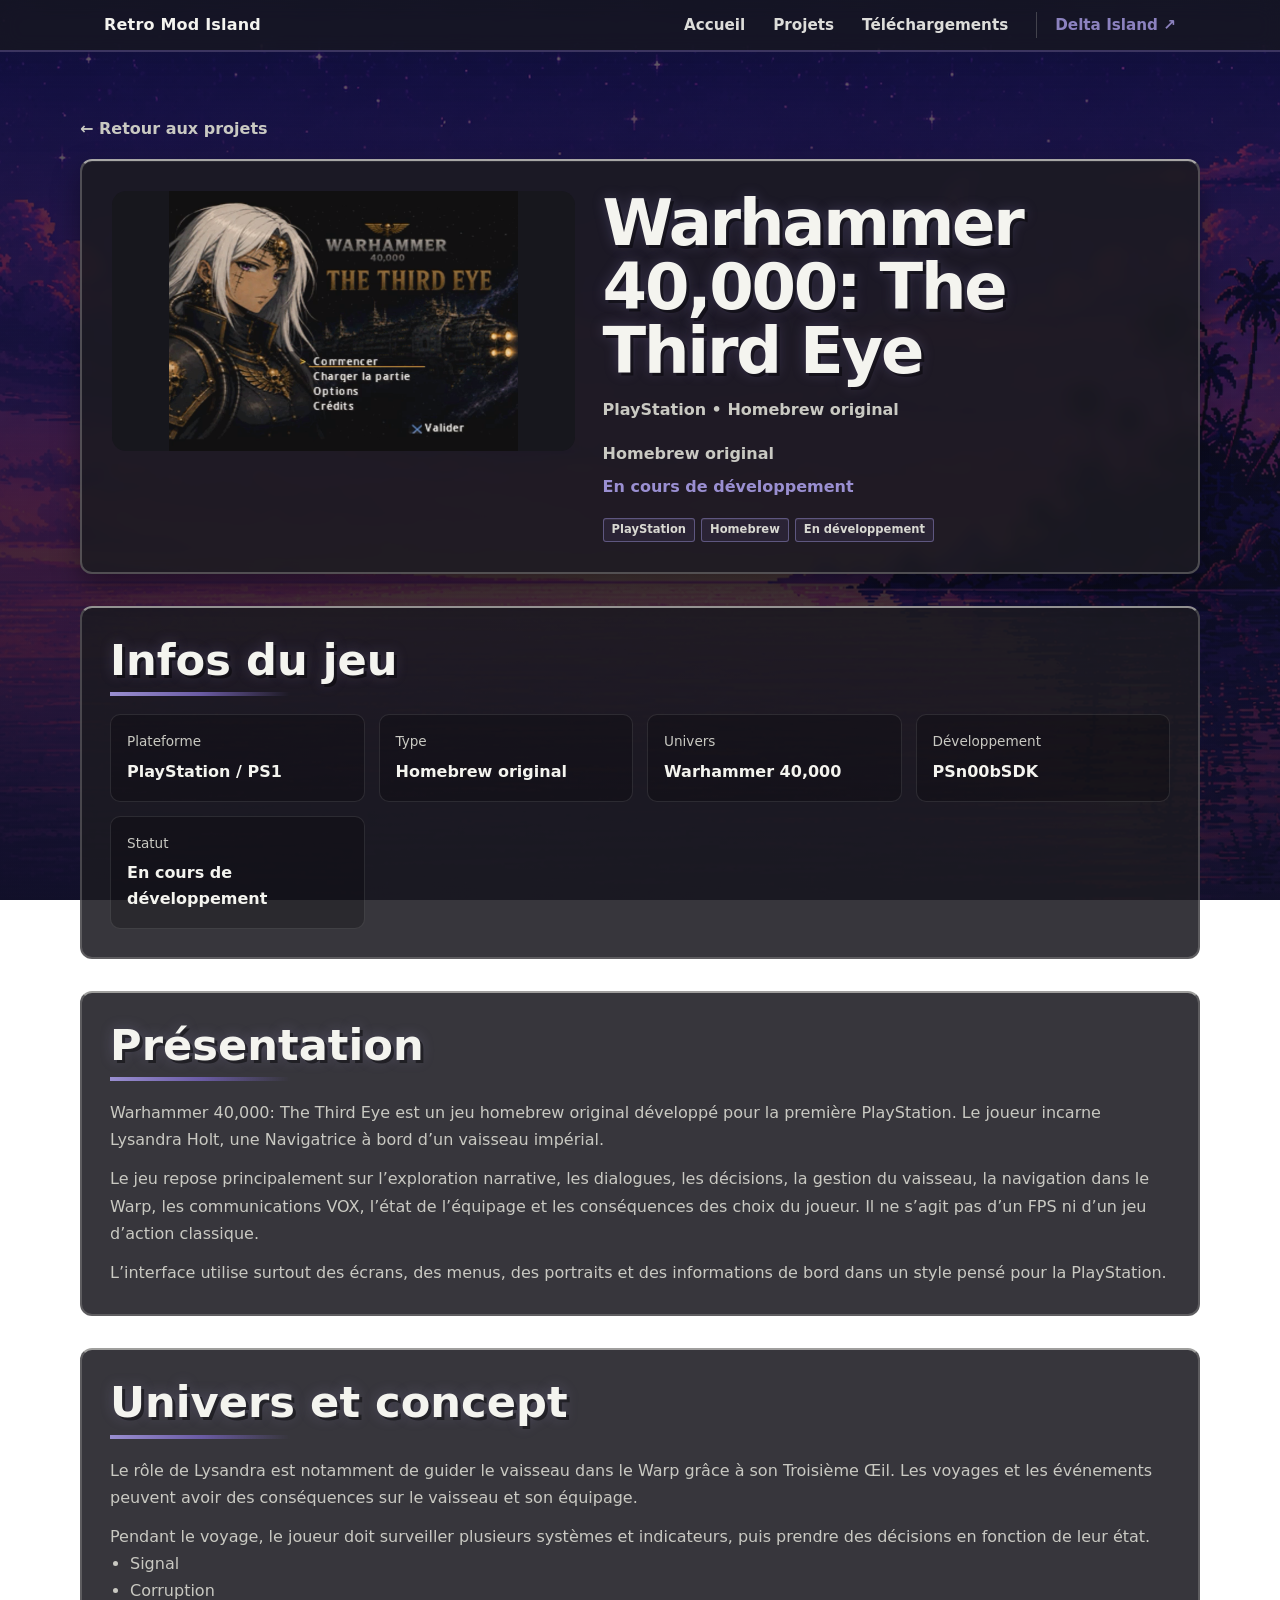
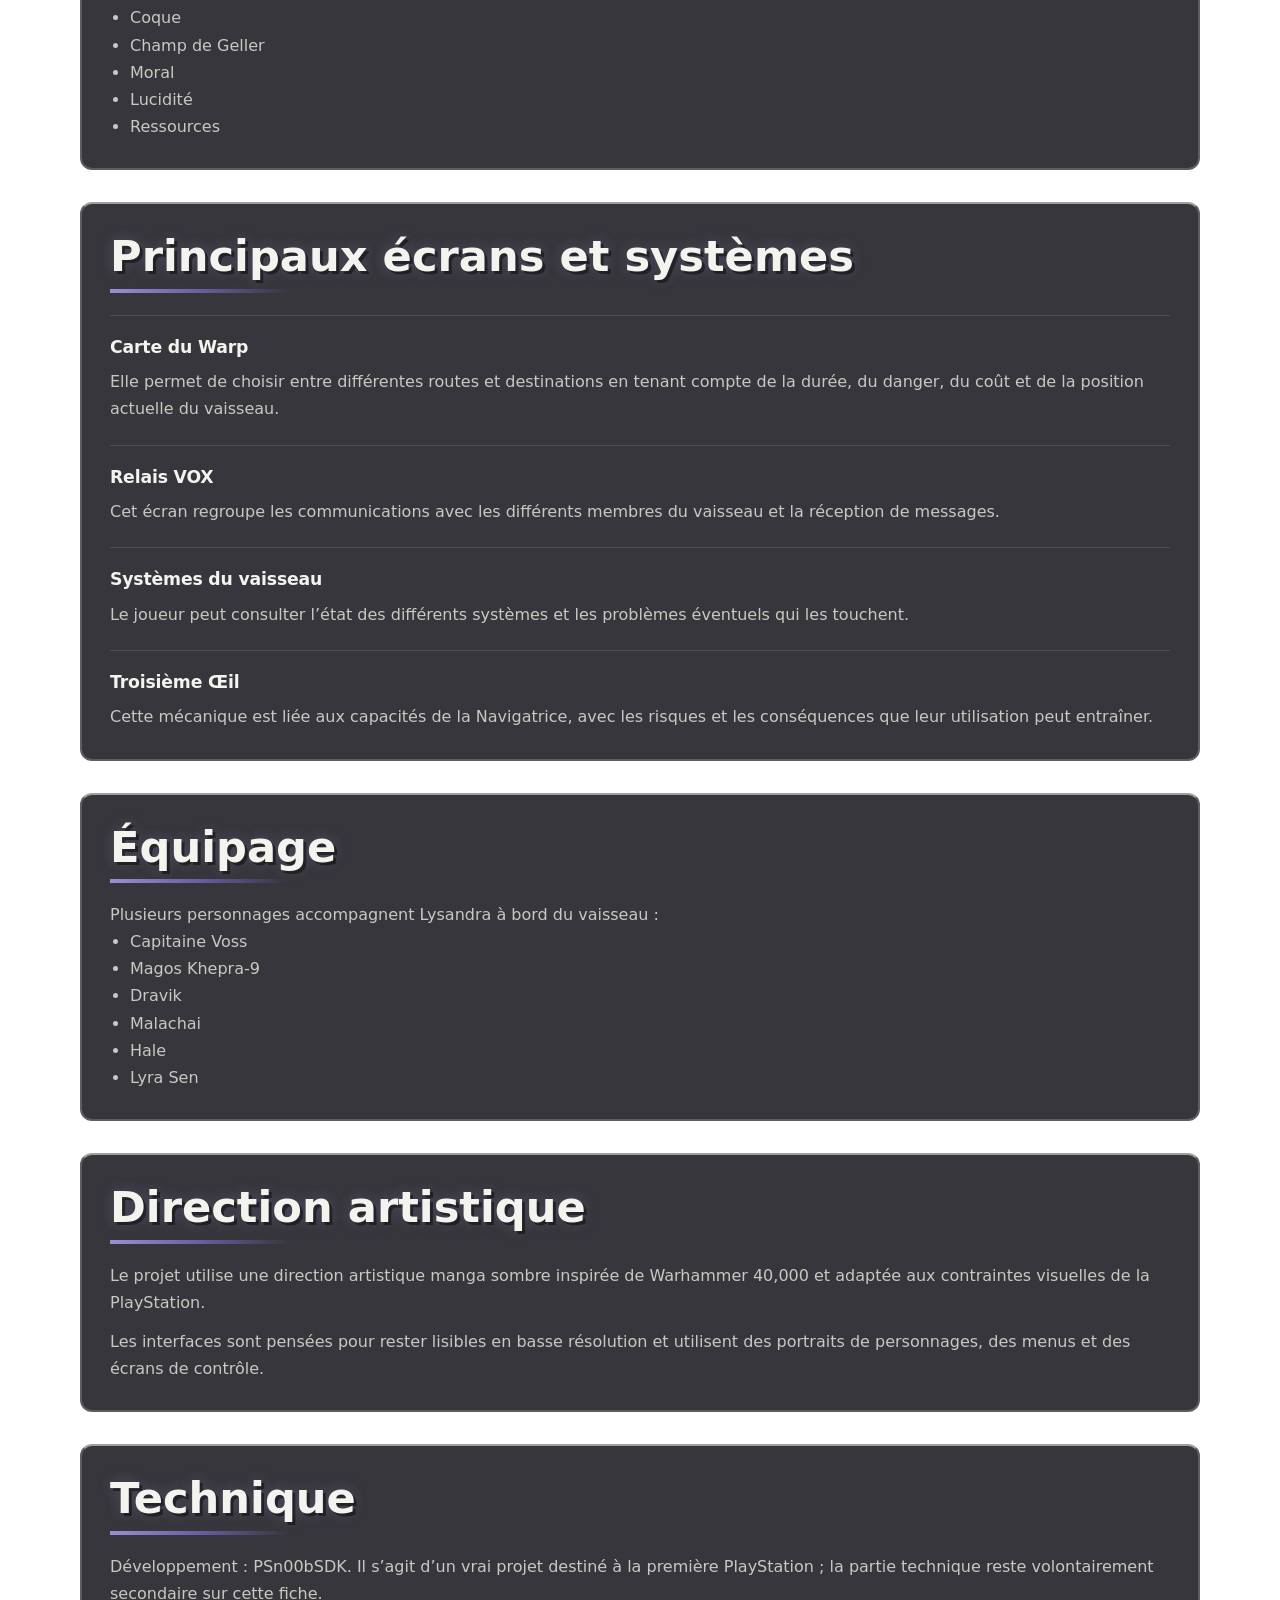
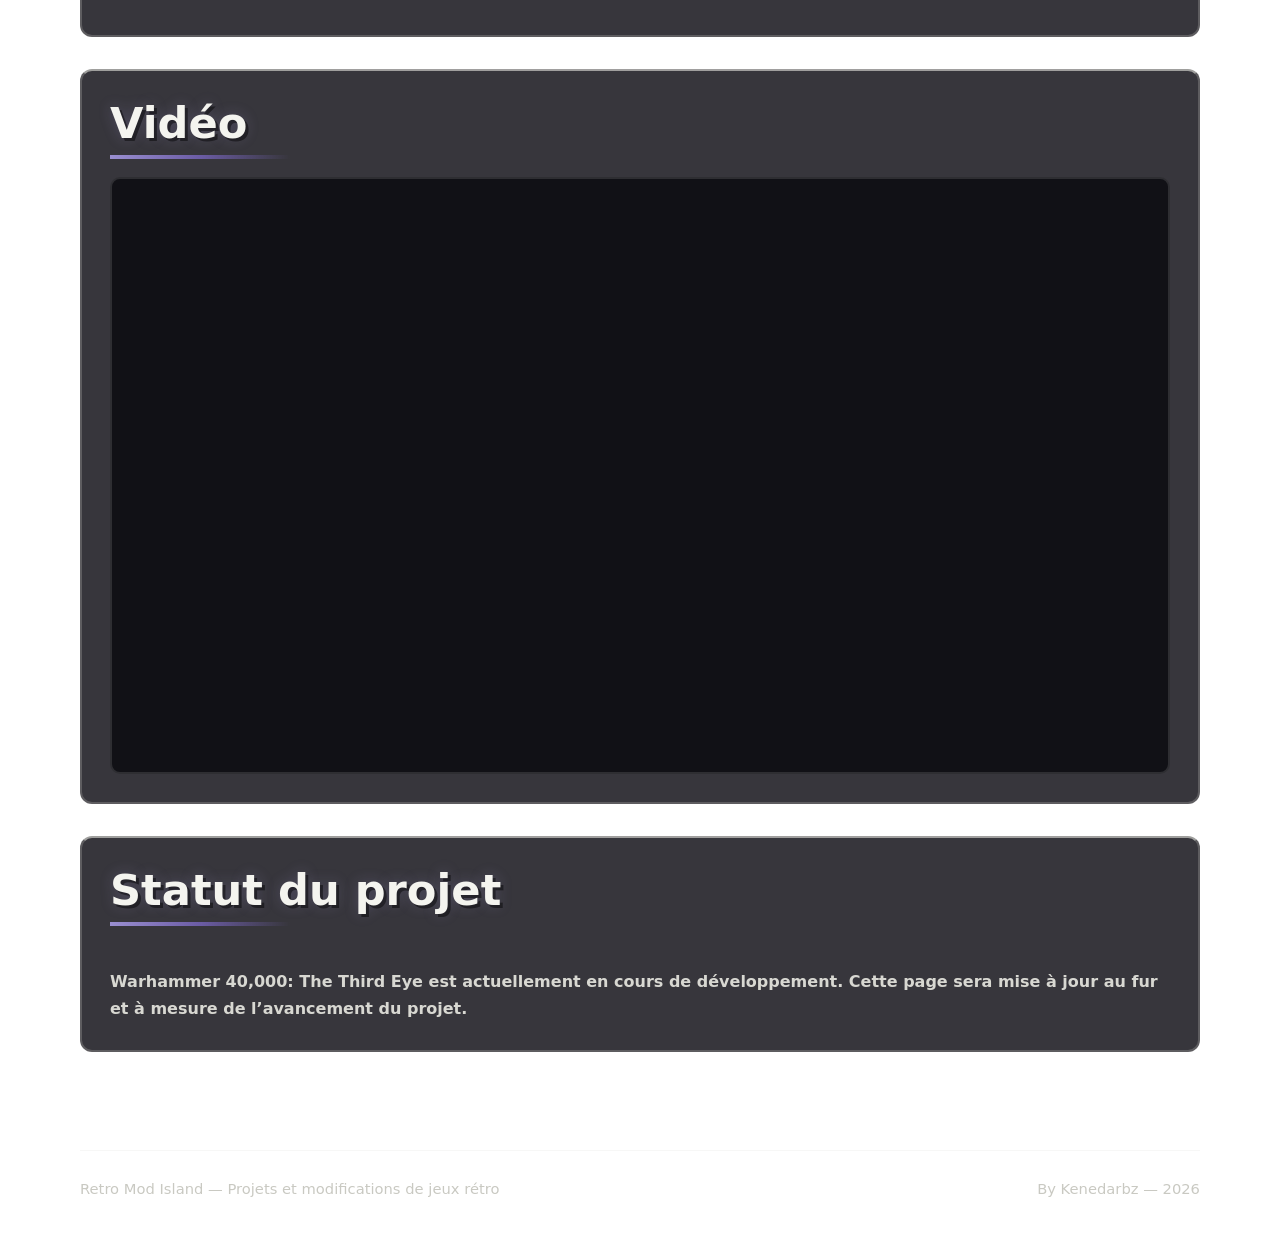
<file: releases/warhammer-40000-the-third-eye/index.html>
<!DOCTYPE html>
<html lang="fr">
<head>
  <meta charset="UTF-8">
  <meta name="viewport" content="width=device-width, initial-scale=1.0">
  <meta name="description" content="Warhammer 40,000: The Third Eye, un homebrew original en développement pour la première PlayStation avec PSn00bSDK.">
  <meta http-equiv="Content-Security-Policy" content="default-src 'self'; img-src 'self' data:; style-src 'self'; script-src 'self'; frame-src https://www.youtube.com https://www.youtube-nocookie.com; connect-src 'self'; object-src 'none'; base-uri 'self'; form-action 'self';">
  <title>Warhammer 40,000: The Third Eye — Retro Mod Island</title>
  <link rel="stylesheet" href="../../css/style.css">
</head>
<body data-project="warhammer-40000-the-third-eye">
  <header class="site-header"><nav class="header-inner" aria-label="Navigation principale"><a class="logo" href="../../index.html#accueil" aria-label="Retro Mod Island, accueil">Retro Mod Island</a><button class="nav-toggle" type="button" aria-label="Ouvrir le menu" aria-expanded="false"><span></span><span></span><span></span></button><ul class="nav nav-links"><li><a href="../../index.html#accueil">Accueil</a></li><li><a href="../../index.html#projets">Projets</a></li><li><a href="../../index.html#telechargements">Téléchargements</a></li><li class="affiliate-nav"><a href="https://www.delta-island.com/index.php/fr/" target="_blank" rel="noopener noreferrer" aria-label="Site affilié : Delta Island (nouvel onglet)">Delta Island ↗</a></li></ul></nav></header>
  <main class="detail-page">
    <a class="back-link" href="../../index.html#projets">← Retour aux projets</a>
    <article class="detail-panel"><div class="detail-media" data-project-media><img data-project-image src="../../assets/images/jeux/warhammer.png" alt="Illustration de Warhammer 40,000: The Third Eye"></div><div class="detail-content"><h1 class="pixel-title" data-project-title>Warhammer 40,000: The Third Eye</h1><p class="detail-meta" data-project-info>PlayStation • Homebrew original</p><p class="detail-type" data-project-type>Homebrew original</p><p class="detail-status" data-project-status>En cours de développement</p><div class="project-tags" data-project-tags aria-label="Catégories du projet"></div><p class="project-credit" data-project-participation hidden></p></div></article>
    <section class="project-section"><h2>Infos du jeu</h2><div class="project-info-grid" data-project-info-grid></div></section>
    <div data-project-sections></div>
    <section class="project-section" data-project-video-section hidden><h2>Vidéo</h2><div class="video-list" data-project-youtube-list></div></section>
    <section class="project-section" data-project-msu-section hidden><h2>Apport du pack MSU-1</h2><p></p></section>
    <section class="project-section" data-project-download-section hidden><h2>Statut du projet</h2><div class="detail-actions" data-project-download-actions></div><p class="availability-note" data-project-availability></p></section>
    <section class="project-section install-section" data-project-installation-section hidden><h2>Installation</h2><div data-project-installation></div></section>
  </main>
  <footer class="site-footer"><p>Retro Mod Island — Projets et modifications de jeux rétro</p><p>By Kenedarbz — 2026</p></footer>
  <script src="../../js/projects-data.js"></script><script src="../../js/script.js"></script><script src="../../js/project-page.js"></script>
</body>
</html>
</file>
<file: css/style.css>
:root {
  --bg: #202026;
  --bg-dark: #15151a;

  --console-light: #d8d8d2;
  --console-mid: #b8b8b0;
  --console-dark: #70706a;
  --console-black: #2b2b31;

  --snes-purple: #6b5ca5;
  --snes-lavender: #9a8fd1;

  --snes-blue: #2f5fb8;
  --snes-green: #3f9b4f;
  --snes-yellow: #d6b13f;
  --snes-red: #c94b4b;

  --text-dark: #1c1c22;
  --text-light: #f4f4ef;
  --text-muted: #c9c9c2;

  --border: rgba(0, 0, 0, 0.25);
  --light-border: rgba(255, 255, 255, 0.18);
  --shadow: 0 18px 46px rgba(0, 0, 0, 0.28);
  --radius: 16px;
}

* {
  box-sizing: border-box;
}

[hidden] {
  display: none !important;
}

html {
  scroll-behavior: smooth;
}

body {
  margin: 0;
  min-height: 100vh;
  color: var(--text-light);
  font-family: Inter, ui-sans-serif, system-ui, -apple-system, BlinkMacSystemFont, "Segoe UI", Arial, sans-serif;
  line-height: 1.6;
  background-image:
    linear-gradient(rgba(15, 15, 22, 0.65), rgba(15, 15, 22, 0.85)),
    url("../assets/images/fond.png");
  background-size: cover;
  background-position: center top;
  background-repeat: no-repeat;
  background-attachment: fixed;
}

body::before {
  content: "";
  position: fixed;
  inset: 0;
  z-index: 1;
  pointer-events: none;
  opacity: 0.08;
  background:
    repeating-linear-gradient(
      to bottom,
      rgba(255, 255, 255, 0.08) 0,
      rgba(255, 255, 255, 0.08) 1px,
      transparent 1px,
      transparent 4px
    );
}

.site-header,
main,
footer {
  position: relative;
  z-index: 2;
}

a {
  color: inherit;
  text-decoration: none;
}

img {
  display: block;
  max-width: 100%;
}

h1,
h2,
h3,
p {
  overflow-wrap: anywhere;
}

.pixel-title {
  letter-spacing: -0.035em;
}

.msu-glow {
  color: var(--snes-lavender);
}

.site-header {
  position: sticky;
  top: 0;
  z-index: 100;
  background: rgba(24, 24, 30, 0.72);
  backdrop-filter: blur(10px);
  border-bottom: 2px solid rgba(107, 92, 165, 0.46);
}

.header-inner {
  max-width: 1120px;
  margin: 0 auto;
  padding: 12px 24px;
  display: flex;
  align-items: center;
  justify-content: space-between;
  gap: 18px;
}

.logo {
  color: var(--text-light);
  font-weight: 800;
  text-decoration: none;
  letter-spacing: 0.2px;
}

.nav,
.nav-links {
  display: flex;
  align-items: center;
  gap: 28px;
  margin: 0;
  padding: 0;
  list-style: none;
}

.nav-links a {
  color: var(--text-light);
  text-decoration: none;
  font-size: 0.95rem;
  font-weight: 700;
  opacity: 0.9;
  transition: color 0.2s ease, opacity 0.2s ease;
}

.nav-links a:hover,
.nav-links a:focus-visible {
  color: var(--snes-lavender);
  opacity: 1;
  outline: none;
}

.affiliate-nav {
  padding-left: 18px;
  border-left: 1px solid rgba(216, 216, 210, 0.24);
}

.nav-links .affiliate-nav a {
  color: var(--snes-lavender);
}

.nav-toggle {
  display: none;
  width: 42px;
  height: 42px;
  padding: 0;
  border: 1px solid rgba(0, 0, 0, 0.28);
  border-radius: 12px;
  background: var(--console-light);
  cursor: pointer;
}

.nav-toggle span {
  display: block;
  width: 18px;
  height: 2px;
  margin: 4px auto;
  border-radius: 999px;
  background: var(--console-black);
}

.hero {
  position: relative;
  width: min(1120px, calc(100% - 32px));
  margin: 0 auto;
  display: flex;
  align-items: center;
  padding: 120px 0 80px;
}

.hero-intro {
  position: relative;
  z-index: 1;
  max-width: 760px;
}

h1 {
  margin: 0;
  color: var(--text-light);
  font-size: clamp(2.4rem, 6vw, 4.8rem);
  line-height: 1;
}

h2 {
  margin: 0;
  color: var(--text-light);
  font-size: clamp(1.8rem, 4vw, 2.7rem);
  line-height: 1.12;
}

h1,
h2 {
  text-shadow:
    3px 3px 0 rgba(0, 0, 0, 0.45),
    0 0 14px rgba(154, 143, 209, 0.25);
}

h2::after {
  content: "";
  display: block;
  width: 180px;
  height: 4px;
  margin-top: 8px;
  background: linear-gradient(90deg, var(--snes-lavender), var(--snes-purple), transparent);
  image-rendering: pixelated;
}

h3 {
  margin: 0;
  font-size: 1.04rem;
  line-height: 1.3;
  letter-spacing: -0.01em;
}

.hero-intro h1 {
  margin-bottom: 24px;
}

.hero-intro p {
  max-width: 720px;
  margin: 0;
  color: var(--text-muted);
  font-size: 1.1rem;
  line-height: 1.75;
}

.hero-intro p + p {
  margin-top: 16px;
}

.hero-kicker {
  margin-bottom: 22px !important;
  color: var(--snes-lavender) !important;
  font-size: 0.96rem !important;
  font-weight: 800;
  letter-spacing: 0.04em;
}

.hero-note {
  margin-top: 20px !important;
  color: var(--text-light);
  font-weight: 700;
}

.button {
  position: relative;
  display: inline-flex;
  min-height: 43px;
  align-items: center;
  justify-content: center;
  gap: 8px;
  padding: 0 16px;
  border: 2px solid rgba(255, 255, 255, 0.22);
  border-radius: 8px;
  color: var(--text-light);
  font-size: 0.94rem;
  font-weight: 850;
  background: var(--console-black);
  box-shadow:
    0 4px 0 rgba(0, 0, 0, 0.45),
    inset 0 1px 0 rgba(255, 255, 255, 0.25);
  transition: transform 160ms ease, filter 160ms ease, box-shadow 160ms ease;
}

.button:hover,
.button:focus-visible {
  transform: translateY(-2px);
  filter: brightness(1.04);
  box-shadow:
    0 6px 0 rgba(0, 0, 0, 0.45),
    inset 0 1px 0 rgba(255, 255, 255, 0.25);
  outline: none;
}

.button:active {
  transform: translateY(2px);
  box-shadow: 0 2px 0 rgba(0, 0, 0, 0.45);
}

.button-primary {
  color: var(--text-dark);
  background: linear-gradient(180deg, var(--console-light), var(--console-mid));
}

.button-secondary {
  background: linear-gradient(180deg, var(--snes-lavender), var(--snes-purple));
}

.button-youtube {
  background: linear-gradient(180deg, #dc6262, var(--snes-red));
}

.button-drive {
  background: linear-gradient(180deg, #55b866, var(--snes-green));
}

.section {
  width: min(1120px, calc(100% - 32px));
  margin: 0 auto;
  padding: 40px 0;
}

.section-heading {
  max-width: 760px;
  margin-bottom: 18px;
}

.section-heading h2 {
  display: inline-block;
}

.info-panel {
  border: 2px solid rgba(216, 216, 210, 0.28);
  border-top-color: rgba(216, 216, 210, 0.75);
  border-radius: 12px;
  background: rgba(28, 27, 34, 0.88);
  backdrop-filter: blur(6px);
  box-shadow:
    0 12px 28px rgba(0, 0, 0, 0.35),
    inset 0 1px 0 rgba(255, 255, 255, 0.08);
}

.info-panel {
  padding: clamp(22px, 4vw, 32px);
}

.info-panel p {
  margin: 0;
  color: var(--text-muted);
}

.info-panel p + p {
  margin-top: 12px;
}

.project-grid {
  display: grid;
  grid-template-columns: repeat(3, minmax(0, 1fr));
  gap: 18px;
}

.project-card {
  overflow: hidden;
  display: flex;
  min-width: 0;
  flex-direction: column;
  border: 2px solid rgba(216, 216, 210, 0.28);
  border-top-color: rgba(216, 216, 210, 0.75);
  border-radius: 12px;
  color: var(--text-light);
  background: rgba(28, 27, 34, 0.88);
  backdrop-filter: blur(6px);
  box-shadow:
    0 12px 28px rgba(0, 0, 0, 0.35),
    inset 0 1px 0 rgba(255, 255, 255, 0.08);
  transition: transform 0.2s ease, border-color 0.2s ease, box-shadow 0.2s ease;
}

.project-card:hover {
  transform: translateY(-4px);
  border-color: var(--snes-lavender);
  box-shadow:
    0 16px 34px rgba(0, 0, 0, 0.42),
    inset 0 1px 0 rgba(255, 255, 255, 0.1);
}

.project-thumbnail {
  position: relative;
  display: block;
  aspect-ratio: 16 / 9;
  overflow: hidden;
  border-radius: 0;
  cursor: pointer;
  background: #17171d;
}

.project-thumbnail img {
  width: 100%;
  height: 100%;
  object-fit: contain;
  display: block;
  transition: filter 0.25s ease;
}

.project-thumbnail:hover img,
.project-thumbnail:focus-visible img {
  filter: brightness(1.08);
}

.project-thumbnail:focus-visible {
  outline: 3px solid var(--snes-lavender);
  outline-offset: -3px;
}

.project-thumbnail.is-placeholder,
.detail-media.is-placeholder {
  display: grid;
  place-items: center;
  padding: 24px;
  background:
    linear-gradient(135deg, rgba(107, 92, 165, 0.25), rgba(21, 21, 26, 0.9)),
    repeating-linear-gradient(45deg, transparent 0 12px, rgba(255, 255, 255, 0.025) 12px 24px);
}

.project-thumbnail.is-placeholder::after,
.detail-media.is-placeholder::after {
  content: attr(data-placeholder);
  color: var(--console-light);
  font-size: 0.92rem;
  font-weight: 800;
  line-height: 1.4;
  text-align: center;
  text-shadow: 2px 2px 0 rgba(0, 0, 0, 0.4);
}

.detail-media.is-placeholder::after {
  font-size: 1.05rem;
}

.project-body {
  display: flex;
  flex: 1;
  flex-direction: column;
  padding: 16px;
}

.project-body h3 {
  color: var(--text-light);
  text-shadow: 2px 2px 0 rgba(0, 0, 0, 0.35);
}

.project-card-meta {
  display: grid;
  gap: 2px;
  margin: 10px 0 12px;
  color: var(--text-muted);
  font-size: 0.84rem;
  line-height: 1.45;
}

.project-card-meta span:nth-child(2) {
  color: var(--console-light);
  font-weight: 750;
}

.project-card-status {
  color: var(--snes-lavender) !important;
  font-weight: 850;
}

.description {
  margin: 0 0 16px;
  color: var(--text-muted);
  font-size: 0.94rem;
}

.project-tags {
  display: flex;
  flex-wrap: wrap;
  gap: 6px;
  margin-top: auto;
}

.project-tag {
  display: inline-flex;
  align-items: center;
  min-height: 24px;
  padding: 3px 8px;
  border: 1px solid rgba(154, 143, 209, 0.48);
  border-radius: 3px;
  color: var(--console-light);
  font-size: 0.72rem;
  font-weight: 800;
  line-height: 1.2;
  background: rgba(107, 92, 165, 0.14);
  box-shadow: inset 0 1px 0 rgba(255, 255, 255, 0.06);
}

.card-actions {
  display: grid;
  grid-template-columns: 1fr 1fr;
  gap: 10px;
  margin-top: 16px;
}

.card-actions .button {
  min-height: 40px;
  padding: 0 12px;
  font-size: 0.88rem;
}

.download-panel {
  width: 100%;
  max-width: 1120px;
  margin: 0 auto;
  padding: 32px;
  background: rgba(28, 27, 34, 0.88);
  border: 2px solid rgba(216, 216, 210, 0.28);
  border-top-color: rgba(216, 216, 210, 0.75);
  border-radius: 12px;
  backdrop-filter: blur(6px);
  box-shadow:
    0 12px 28px rgba(0, 0, 0, 0.35),
    inset 0 1px 0 rgba(255, 255, 255, 0.08);
}

.download-content {
  display: grid;
  grid-template-columns: 1.4fr 0.8fr;
  gap: 32px;
  align-items: center;
}

.download-text {
  max-width: 680px;
}

.download-text p {
  margin: 0;
  line-height: 1.75;
  color: var(--text-muted);
}

.legal-note {
  margin-top: 22px !important;
  padding: 0;
  background: transparent;
  border: none;
  border-radius: 0;
  color: var(--text-muted);
  font-size: 0.95rem;
  font-weight: 400;
}

.legal-note strong {
  color: var(--text-light);
  font-weight: 800;
}

.download-action {
  width: 100%;
  max-width: 360px;
  justify-self: end;
  padding: 24px;
  background: rgba(0, 0, 0, 0.22);
  border: 1px solid rgba(216, 216, 210, 0.18);
  border-radius: 10px;
}

.download-action-title {
  margin: 0 0 8px;
  color: var(--text-light);
  font-weight: 800;
  font-size: 1.1rem;
}

.download-action-text {
  margin: 0 0 18px;
  color: var(--text-muted);
  line-height: 1.5;
}

.download-button {
  display: inline-flex;
  min-height: 44px;
  width: 100%;
  align-items: center;
  justify-content: center;
  padding: 12px 18px;
  border: 2px solid rgba(255, 255, 255, 0.22);
  border-radius: 8px;
  color: var(--text-light);
  font-weight: 800;
  text-align: center;
  text-decoration: none;
  background: var(--snes-green);
  box-shadow:
    0 4px 0 rgba(0, 0, 0, 0.45),
    inset 0 1px 0 rgba(255, 255, 255, 0.25);
  transition: transform 0.2s ease, filter 0.2s ease, box-shadow 0.2s ease;
}

.download-button:hover,
.download-button:focus-visible {
  transform: translateY(-2px);
  filter: brightness(1.08);
  box-shadow:
    0 6px 0 rgba(0, 0, 0, 0.45),
    inset 0 1px 0 rgba(255, 255, 255, 0.25);
  outline: none;
}

.download-button:active {
  transform: translateY(2px);
  box-shadow: 0 2px 0 rgba(0, 0, 0, 0.45);
}

.site-footer {
  width: min(1120px, calc(100% - 32px));
  margin: 34px auto 0;
  padding: 26px 0 34px;
  display: flex;
  flex-wrap: wrap;
  justify-content: space-between;
  gap: 12px;
  border-top: 1px solid rgba(216, 216, 210, 0.2);
  color: var(--text-muted);
  font-size: 0.92rem;
}

.site-footer p {
  margin: 0;
}

.site-footer a {
  color: var(--snes-lavender);
  font-weight: 800;
}

.site-footer a:hover,
.site-footer a:focus-visible {
  color: var(--text-light);
  outline: none;
  text-decoration: underline;
}

.detail-page {
  width: min(1120px, calc(100% - 32px));
  margin: 0 auto;
  padding: 64px 0;
}

.back-link {
  display: inline-flex;
  margin-bottom: 18px;
  color: var(--text-muted);
  font-weight: 800;
  transition: color 160ms ease;
}

.back-link:hover,
.back-link:focus-visible {
  color: var(--text-light);
  outline: none;
}

.detail-panel {
  display: grid;
  grid-template-columns: minmax(280px, 0.9fr) minmax(0, 1.1fr);
  gap: 28px;
  align-items: start;
  border: 2px solid rgba(216, 216, 210, 0.28);
  border-top-color: rgba(216, 216, 210, 0.75);
  border-radius: 12px;
  background: rgba(28, 27, 34, 0.88);
  backdrop-filter: blur(6px);
  box-shadow:
    0 12px 28px rgba(0, 0, 0, 0.35),
    inset 0 1px 0 rgba(255, 255, 255, 0.08);
  padding: clamp(18px, 4vw, 30px);
}

.detail-media {
  aspect-ratio: 16 / 9;
  overflow: hidden;
  border-radius: 14px;
  background: #17171d;
}

.detail-media img {
  width: 100%;
  height: 100%;
  object-fit: contain;
}

.detail-content h1 {
  font-size: clamp(2.1rem, 5vw, 4.2rem);
}

.detail-content p {
  color: var(--text-muted);
}

.detail-meta {
  margin: 14px 0 18px;
  color: var(--snes-lavender);
  font-weight: 800;
}

.detail-type {
  margin: 0 0 18px;
  color: var(--console-light);
  font-weight: 850;
}

.detail-status {
  margin: -10px 0 18px;
  color: var(--snes-lavender) !important;
  font-weight: 850;
}

.detail-content .project-tags {
  margin-top: 18px;
}

.project-credit {
  margin: 18px 0 0;
  padding: 12px 14px;
  border-left: 4px solid var(--snes-lavender);
  color: var(--text-light) !important;
  font-weight: 850;
  background: rgba(107, 92, 165, 0.16);
}

.detail-actions {
  display: flex;
  flex-wrap: wrap;
  gap: 10px;
  margin-top: 24px;
}

.availability-note {
  margin-top: 18px !important;
  color: var(--console-light) !important;
  font-weight: 750;
}

.project-section {
  margin-top: 32px;
  padding: 28px;
  background: rgba(28, 27, 34, 0.88);
  border: 2px solid rgba(216, 216, 210, 0.24);
  border-top-color: rgba(216, 216, 210, 0.65);
  border-radius: 12px;
}

.project-section h2 {
  margin-bottom: 18px;
}

.project-info-grid {
  display: grid;
  grid-template-columns: repeat(4, 1fr);
  gap: 14px;
}

.project-info-grid div {
  padding: 16px;
  background: rgba(0, 0, 0, 0.22);
  border: 1px solid rgba(255, 255, 255, 0.10);
  border-radius: 10px;
}

.project-info-grid span {
  display: block;
  margin-bottom: 6px;
  color: var(--text-muted);
  font-size: 0.85rem;
}

.project-info-grid strong {
  color: var(--text-light);
}

.project-section p,
.project-section li {
  color: var(--text-muted);
  line-height: 1.7;
}

.project-section p {
  margin: 0;
}

.project-section p + p {
  margin-top: 12px;
}

.project-section ul {
  margin: 0;
  padding-left: 20px;
}

.project-subsection {
  margin-top: 22px;
  padding-top: 20px;
  border-top: 1px solid rgba(216, 216, 210, 0.14);
}

.project-subsection h3 {
  margin-bottom: 10px;
  color: var(--text-light);
  font-size: 1.08rem;
}

.project-gallery {
  display: grid;
  grid-template-columns: repeat(2, minmax(0, 1fr));
  gap: 14px;
}

.project-gallery figure {
  position: relative;
  overflow: hidden;
  min-height: 180px;
  margin: 0;
  border: 1px solid rgba(255, 255, 255, 0.12);
  border-radius: 8px;
  background: #17171d;
}

.project-gallery img {
  width: 100%;
  height: 100%;
  object-fit: contain;
}

.project-gallery figcaption {
  position: absolute;
  right: 0;
  bottom: 0;
  left: 0;
  padding: 8px 10px;
  color: var(--text-light);
  font-size: 0.8rem;
  background: rgba(0, 0, 0, 0.72);
}

.project-gallery .is-placeholder {
  display: grid;
  place-items: center;
  padding: 20px;
}

.project-gallery .is-placeholder::after {
  content: attr(data-placeholder);
  color: var(--text-muted);
  font-weight: 750;
  text-align: center;
}

.project-error {
  padding: 28px;
  border: 2px solid rgba(216, 216, 210, 0.28);
  border-radius: 12px;
  background: rgba(28, 27, 34, 0.88);
}

.project-error a {
  color: var(--snes-lavender);
  font-weight: 800;
}

.rom-check {
  margin: 20px 0;
  padding: 18px;
  background: rgba(0, 0, 0, 0.22);
  border: 1px solid rgba(255, 255, 255, 0.12);
  border-radius: 10px;
}

.rom-check h3 {
  margin-bottom: 12px;
}

.rom-check p {
  margin: 6px 0;
}

.install-section ol,
.install-section ul {
  margin: 16px 0 0;
  padding-left: 22px;
}

.install-section li {
  margin-bottom: 10px;
  line-height: 1.6;
}

.install-section strong {
  color: var(--text-light);
}

.install-section code {
  font-family: inherit;
  color: var(--text-light);
  background: rgba(0, 0, 0, 0.25);
  padding: 2px 6px;
  border-radius: 6px;
}

.video-list {
  display: grid;
  gap: 22px;
}

.video-player {
  overflow: hidden;
  aspect-ratio: 16 / 9;
  border: 2px solid rgba(255, 255, 255, 0.12);
  border-radius: 10px;
  background: #111116;
}

.video-player iframe {
  display: block;
  width: 100%;
  height: 100%;
  border: 0;
}

.msu-page {
  width: min(980px, calc(100% - 32px));
  margin: 0 auto;
  padding: 64px 0;
}

.msu-panel {
  padding: clamp(22px, 5vw, 42px);
  border: 2px solid rgba(216, 216, 210, 0.28);
  border-top-color: rgba(216, 216, 210, 0.75);
  border-radius: 12px;
  background: rgba(28, 27, 34, 0.88);
  backdrop-filter: blur(6px);
  box-shadow:
    0 12px 28px rgba(0, 0, 0, 0.35),
    inset 0 1px 0 rgba(255, 255, 255, 0.08);
}

.msu-intro {
  max-width: 800px;
}

.msu-intro h1 {
  margin-bottom: 22px;
  font-size: clamp(2.4rem, 6vw, 4.6rem);
}

.msu-intro p,
.msu-section p {
  margin: 0;
  color: var(--text-muted);
  font-size: 1.04rem;
  line-height: 1.75;
}

.msu-intro p + p {
  margin-top: 14px;
}

.msu-section {
  margin-top: 34px;
  padding-top: 26px;
  border-top: 1px solid rgba(216, 216, 210, 0.18);
}

.msu-section h2 {
  margin: 0 0 16px;
  font-size: clamp(1.35rem, 3vw, 2rem);
}

.msu-section p + p {
  margin-top: 14px;
}

.msu-actions {
  margin-top: 34px;
}

@media (max-width: 980px) {
  .hero {
    min-height: auto;
    padding: 86px 0 58px;
  }

  .project-grid {
    grid-template-columns: repeat(2, minmax(0, 1fr));
  }

  .detail-panel {
    grid-template-columns: 1fr;
  }
}

@media (max-width: 900px) {
  .project-info-grid {
    grid-template-columns: repeat(2, 1fr);
  }
}

@media (max-width: 800px) {
  .download-panel {
    padding: 24px;
  }

  .download-content {
    grid-template-columns: 1fr;
    gap: 22px;
  }

  .download-action {
    padding: 20px;
  }
}

@media (max-width: 820px) {
  body {
    background-attachment: scroll;
    background-position: center top;
  }

  .nav-toggle {
    display: block;
  }

  .nav-links {
    position: absolute;
    top: 66px;
    left: 16px;
    right: 16px;
    display: none;
    flex-direction: column;
    align-items: stretch;
    gap: 12px;
    padding: 14px;
    border: 1px solid rgba(255, 255, 255, 0.12);
    border-radius: 14px;
    background: rgba(24, 24, 30, 0.94);
    backdrop-filter: blur(10px);
  }

  .nav-links.is-open {
    display: flex;
  }

  .nav-links a {
    display: block;
    width: 100%;
  }

  .affiliate-nav {
    padding: 12px 0 0;
    border-top: 1px solid rgba(216, 216, 210, 0.18);
    border-left: 0;
  }
}

@media (max-width: 640px) {
  .header-inner,
  .hero,
  .section,
  .site-footer {
    width: min(100% - 24px, 1120px);
  }

  .hero {
    padding: 64px 0 44px;
  }

  .section {
    padding: 34px 0;
  }

  .project-grid {
    grid-template-columns: 1fr;
  }

  .card-actions {
    grid-template-columns: 1fr;
  }

}

@media (max-width: 560px) {
  .project-info-grid {
    grid-template-columns: 1fr;
  }

  .project-gallery {
    grid-template-columns: 1fr;
  }
}
</file>
